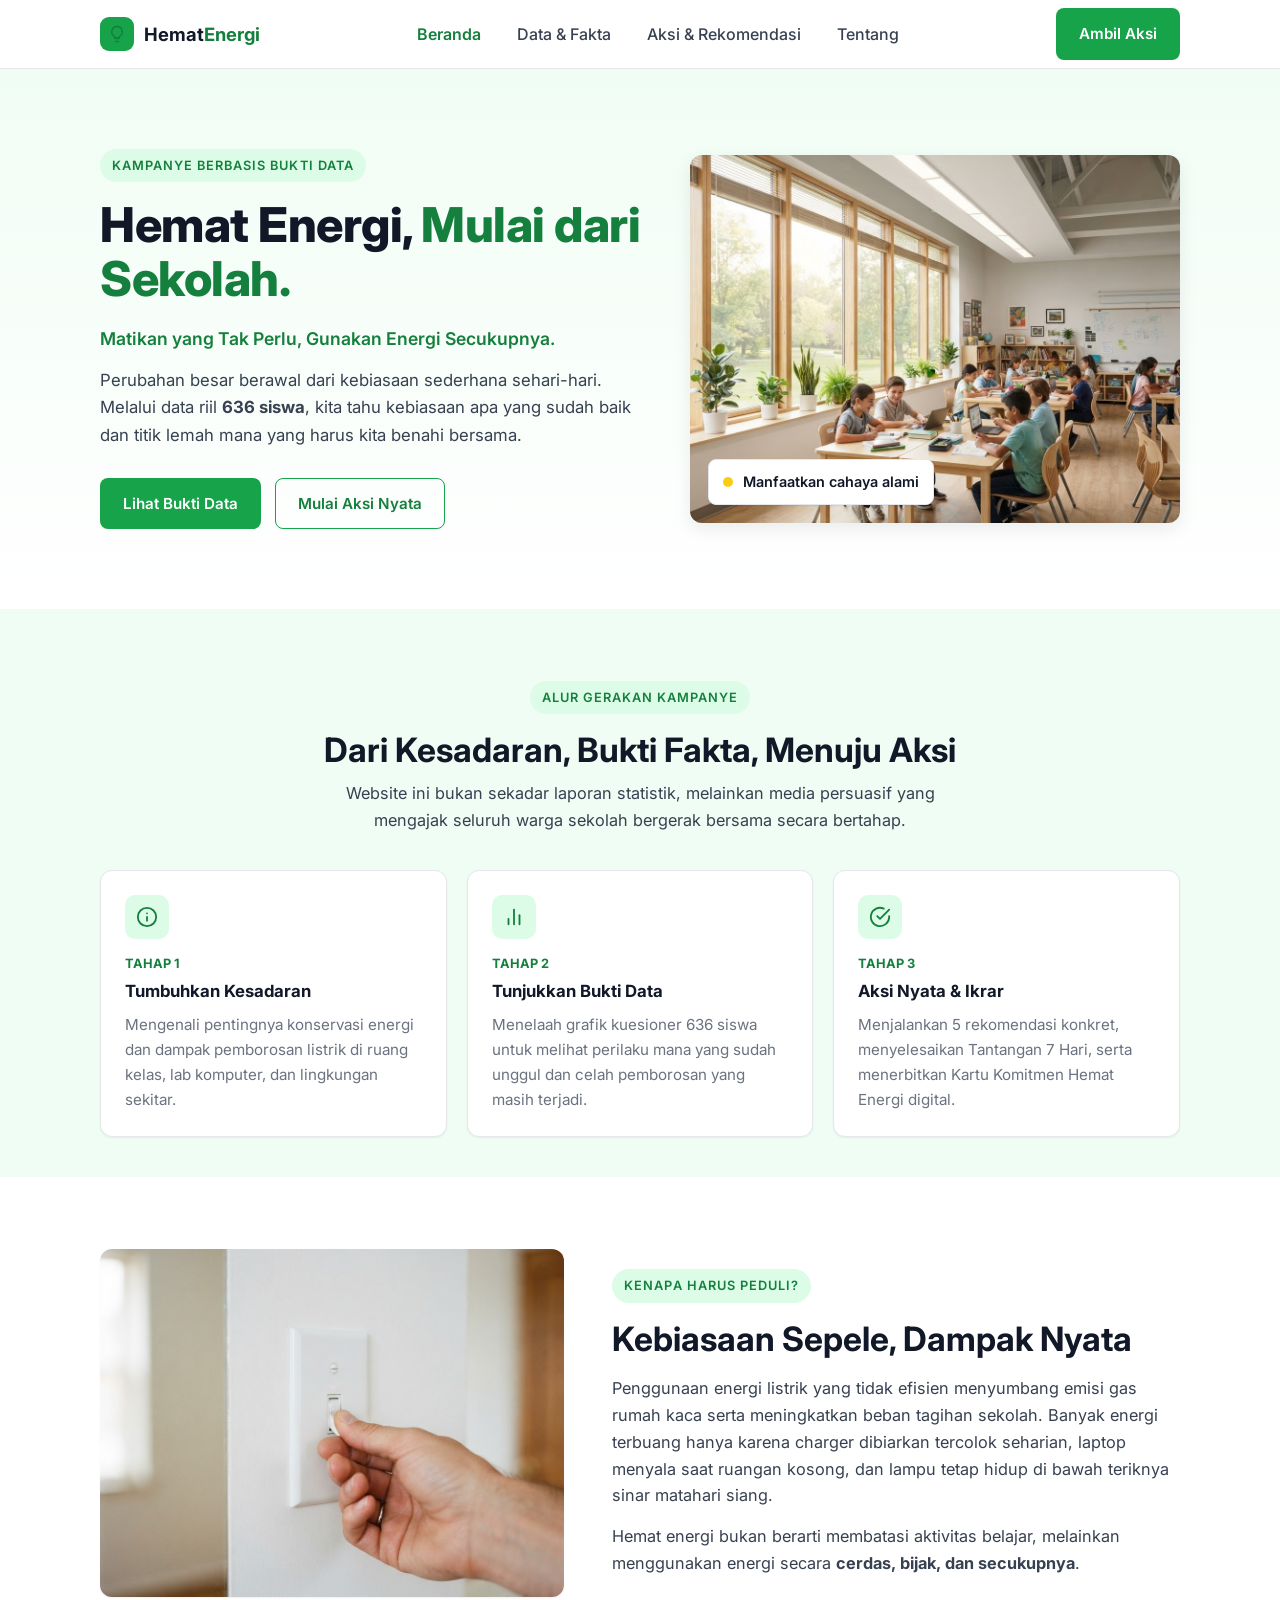
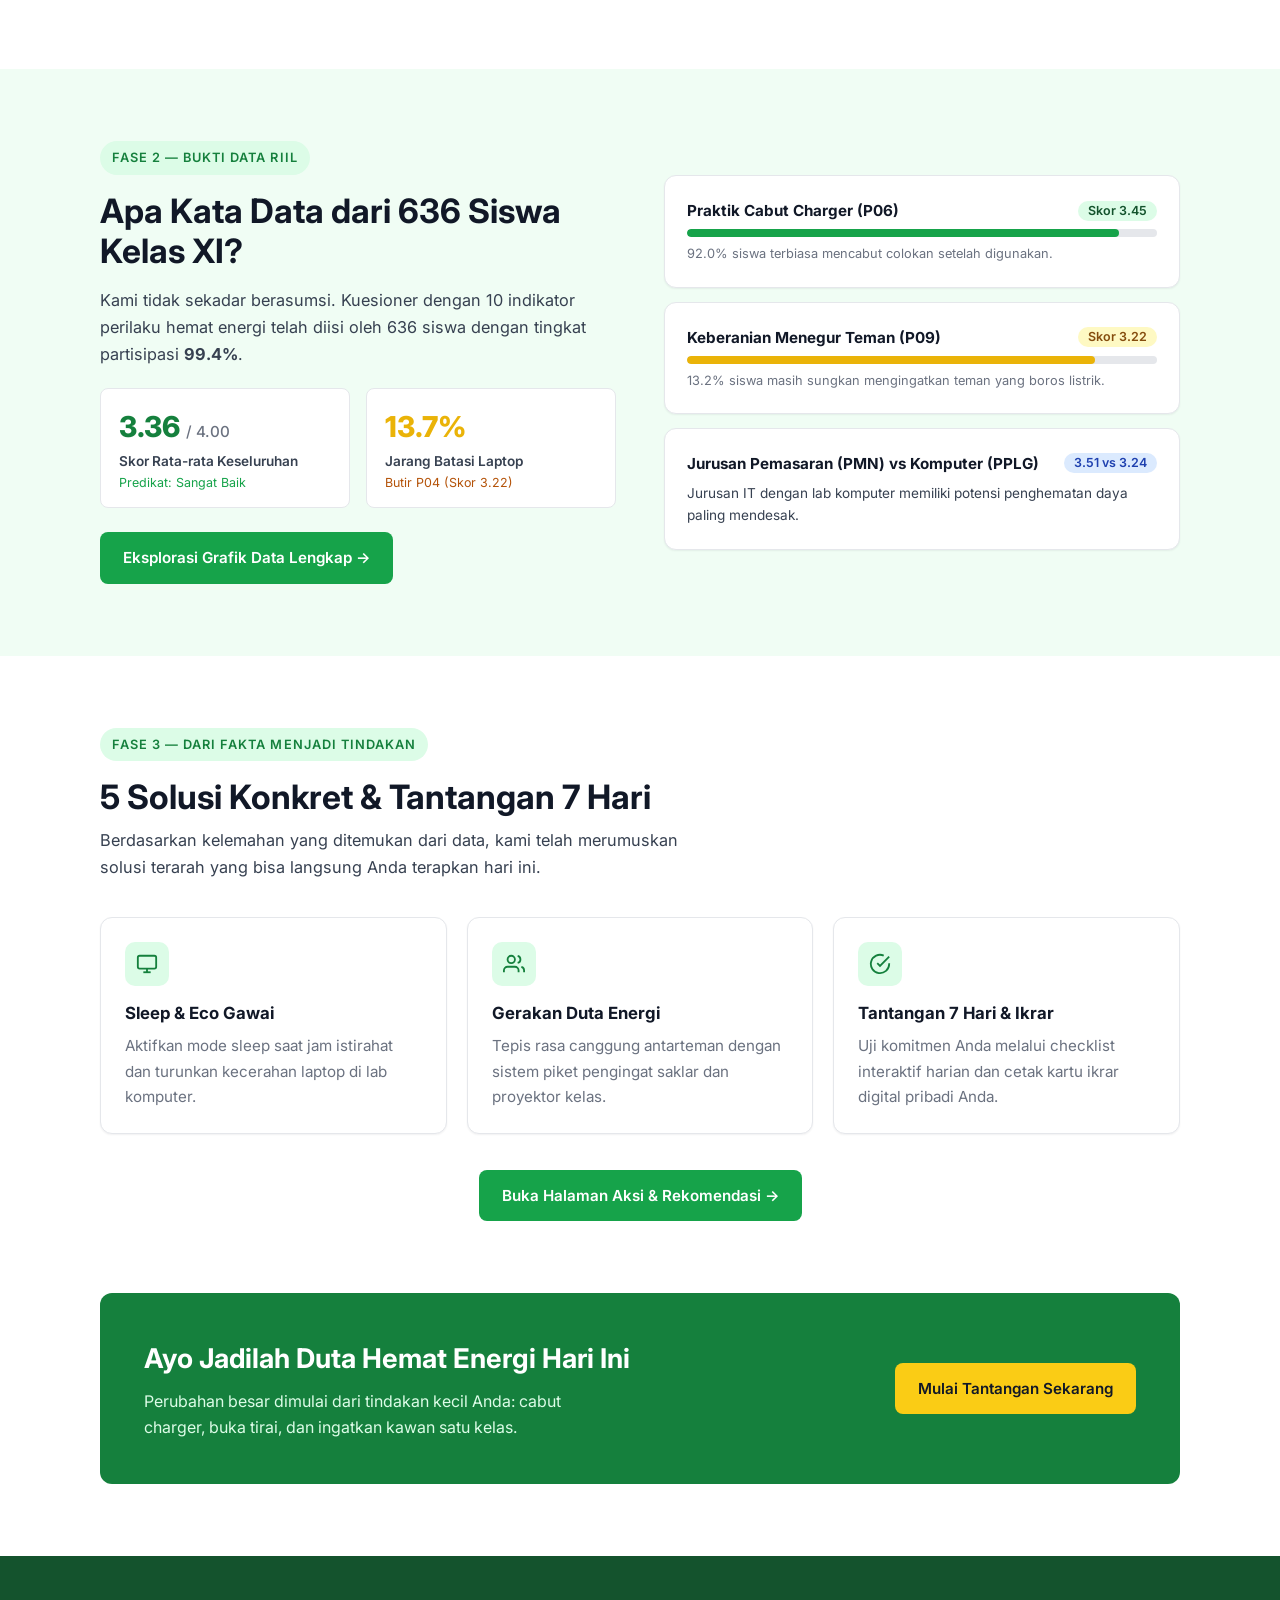
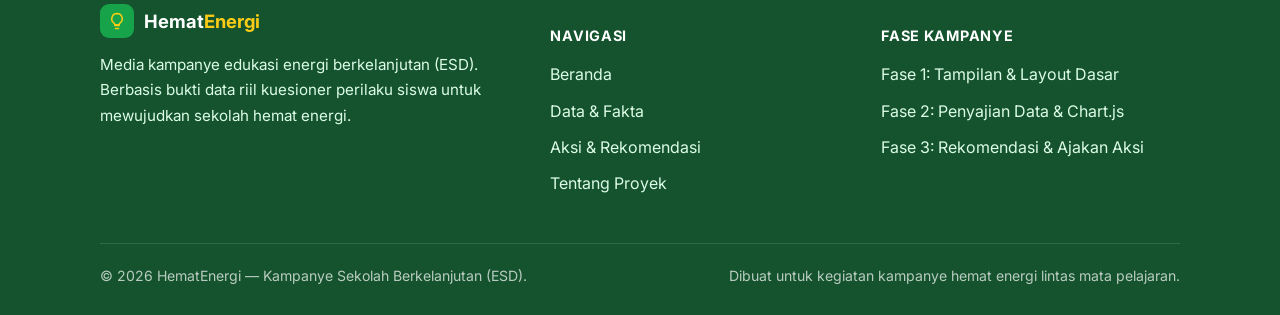
<file: index.html>
<!DOCTYPE html>
<html lang="id">
  <head>
    <meta charset="UTF-8" />
    <meta name="viewport" content="width=device-width, initial-scale=1.0" />
    <title>Hemat Energi, Selamatkan Bumi — Beranda</title>
    <meta
      name="description"
      content="Kampanye persuasif berbasis bukti data untuk mengajak seluruh warga sekolah membiasakan perilaku hemat energi. Matikan yang tak perlu, gunakan energi secukupnya."
    />
    <meta name="theme-color" content="#15803d" />
    <link rel="preconnect" href="https://fonts.googleapis.com" />
    <link rel="preconnect" href="https://fonts.gstatic.com" crossorigin />
    <link
      href="https://fonts.googleapis.com/css2?family=Inter:wght@400;500;600;700;800&display=swap"
      rel="stylesheet"
    />
    <link rel="stylesheet" href="css/style.css" />
  </head>
  <body>
    <!-- ===================== NAVBAR ===================== -->
    <header class="navbar">
      <div class="container navbar__inner">
        <a class="brand" href="index.html" aria-label="HematEnergi - Beranda">
          <span class="brand__mark" aria-hidden="true">
            <svg viewBox="0 0 24 24" fill="none" stroke="currentColor" stroke-width="2" stroke-linecap="round" stroke-linejoin="round">
              <path d="M9 18h6" />
              <path d="M10 22h4" />
              <path d="M12 2a7 7 0 0 0-4 12.7c.6.5 1 1.3 1 2.1V17h6v-.2c0-.8.4-1.6 1-2.1A7 7 0 0 0 12 2Z" />
            </svg>
          </span>
          <strong>Hemat<span>Energi</span></strong>
        </a>

        <nav aria-label="Navigasi utama">
          <ul class="nav-links" id="navLinks">
            <li><a href="index.html" class="is-active">Beranda</a></li>
            <li><a href="data.html">Data &amp; Fakta</a></li>
            <li><a href="aksi.html">Aksi &amp; Rekomendasi</a></li>
            <li><a href="tentang.html">Tentang</a></li>
          </ul>
        </nav>

        <div class="nav-actions">
          <a href="aksi.html" class="btn btn--primary">Ambil Aksi</a>
          <button
            class="nav-toggle"
            aria-label="Buka menu navigasi"
            aria-controls="navLinks"
            aria-expanded="false"
          >
            <span></span>
            <span></span>
            <span></span>
          </button>
        </div>
      </div>
    </header>

    <main>
      <!-- ===================== HERO ===================== -->
      <section class="hero">
        <div class="container hero__grid">
          <div class="hero__content reveal">
            <span class="eyebrow">Kampanye Berbasis Bukti Data</span>
            <h1 class="hero__title">
              Hemat Energi, <em>Mulai dari Sekolah.</em>
            </h1>
            <p class="hero__tagline">
              Matikan yang Tak Perlu, Gunakan Energi Secukupnya.
            </p>
            <p class="hero__desc">
              Perubahan besar berawal dari kebiasaan sederhana sehari-hari. 
              Melalui data riil <strong>636 siswa</strong>, kita tahu kebiasaan apa yang sudah baik 
              dan titik lemah mana yang harus kita benahi bersama.
            </p>
            <div class="hero__actions">
              <a href="data.html" class="btn btn--primary">Lihat Bukti Data</a>
              <a href="aksi.html" class="btn btn--ghost">Mulai Aksi Nyata</a>
            </div>
          </div>

          <div class="hero__media reveal">
            <img
              src="assets/hero.png"
              alt="Ruang kelas sekolah yang terang oleh cahaya matahari alami dengan lampu hemat energi"
            />
            <div class="hero__badge">
              <span class="dot" aria-hidden="true"></span>
              Manfaatkan cahaya alami
            </div>
          </div>
        </div>
      </section>

      <!-- ===================== ALUR KAMPANYE ===================== -->
      <section class="section section--muted" style="padding-bottom: 40px;">
        <div class="container">
          <div class="reveal" style="text-align: center; max-width: 68ch; margin-inline: auto; margin-bottom: 36px;">
            <span class="eyebrow">Alur Gerakan Kampanye</span>
            <h2 class="section-title">Dari Kesadaran, Bukti Fakta, Menuju Aksi</h2>
            <p class="section-text" style="margin-inline: auto; margin-top: 10px;">
              Website ini bukan sekadar laporan statistik, melainkan media persuasif yang mengajak 
              seluruh warga sekolah bergerak bersama secara bertahap.
            </p>
          </div>

          <div class="cards" style="margin-top: 0;">
            <article class="card reveal">
              <span class="card__icon" aria-hidden="true">
                <svg viewBox="0 0 24 24" fill="none" stroke="currentColor" stroke-width="2" stroke-linecap="round" stroke-linejoin="round">
                  <circle cx="12" cy="12" r="10" />
                  <path d="M12 16v-4" />
                  <path d="M12 8h.01" />
                </svg>
              </span>
              <div style="font-size: 0.8rem; font-weight: 700; color: var(--green-700); text-transform: uppercase;">Tahap 1</div>
              <h3 style="margin-top: 4px;">Tumbuhkan Kesadaran</h3>
              <p>
                Mengenali pentingnya konservasi energi dan dampak pemborosan listrik di ruang kelas, lab komputer, dan lingkungan sekitar.
              </p>
            </article>

            <article class="card reveal">
              <span class="card__icon" aria-hidden="true">
                <svg viewBox="0 0 24 24" fill="none" stroke="currentColor" stroke-width="2" stroke-linecap="round" stroke-linejoin="round">
                  <line x1="18" y1="20" x2="18" y2="10" />
                  <line x1="12" y1="20" x2="12" y2="4" />
                  <line x1="6" y1="20" x2="6" y2="14" />
                </svg>
              </span>
              <div style="font-size: 0.8rem; font-weight: 700; color: var(--green-700); text-transform: uppercase;">Tahap 2</div>
              <h3 style="margin-top: 4px;">Tunjukkan Bukti Data</h3>
              <p>
                Menelaah grafik kuesioner 636 siswa untuk melihat perilaku mana yang sudah unggul dan celah pemborosan yang masih terjadi.
              </p>
            </article>

            <article class="card reveal">
              <span class="card__icon" aria-hidden="true">
                <svg viewBox="0 0 24 24" fill="none" stroke="currentColor" stroke-width="2" stroke-linecap="round" stroke-linejoin="round">
                  <path d="M22 11.08V12a10 10 0 1 1-5.93-9.14" />
                  <polyline points="22 4 12 14.01 9 11.01" />
                </svg>
              </span>
              <div style="font-size: 0.8rem; font-weight: 700; color: var(--green-700); text-transform: uppercase;">Tahap 3</div>
              <h3 style="margin-top: 4px;">Aksi Nyata &amp; Ikrar</h3>
              <p>
                Menjalankan 5 rekomendasi konkret, menyelesaikan Tantangan 7 Hari, serta menerbitkan Kartu Komitmen Hemat Energi digital.
              </p>
            </article>
          </div>
        </div>
      </section>

      <!-- ===================== KENAPA HEMAT ENERGI ===================== -->
      <section class="section" id="kampanye">
        <div class="container info__grid">
          <div class="info__media reveal">
            <img
              src="assets/why.png"
              alt="Tangan mematikan saklar lampu di dinding saat ruangan tidak digunakan"
            />
          </div>
          <div class="info__body reveal">
            <span class="eyebrow">Kenapa Harus Peduli?</span>
            <h2 class="section-title">Kebiasaan Sepele, Dampak Nyata</h2>
            <p class="section-text" style="margin-bottom: 14px;">
              Penggunaan energi listrik yang tidak efisien menyumbang emisi gas rumah kaca 
              serta meningkatkan beban tagihan sekolah. Banyak energi terbuang hanya karena 
              charger dibiarkan tercolok seharian, laptop menyala saat ruangan kosong, 
              dan lampu tetap hidup di bawah teriknya sinar matahari siang.
            </p>
            <p class="section-text">
              Hemat energi bukan berarti membatasi aktivitas belajar, melainkan 
              menggunakan energi secara <strong>cerdas, bijak, dan secukupnya</strong>.
            </p>
          </div>
        </div>
      </section>

      <!-- ===================== TEASER FASE 2: DATA & FAKTA ===================== -->
      <section class="section section--muted">
        <div class="container">
          <div class="info__grid" style="grid-template-columns: 1fr 1fr;">
            <div class="info__body reveal">
              <span class="eyebrow">Fase 2 — Bukti Data Riil</span>
              <h2 class="section-title">Apa Kata Data dari 636 Siswa Kelas XI?</h2>
              <p class="section-text" style="margin-top: 12px; margin-bottom: 20px;">
                Kami tidak sekadar berasumsi. Kuesioner dengan 10 indikator perilaku hemat energi 
                telah diisi oleh 636 siswa dengan tingkat partisipasi <strong>99.4%</strong>.
              </p>

              <div style="display: flex; gap: 16px; margin-bottom: 24px; flex-wrap: wrap;">
                <div style="background-color: var(--white); border: 1px solid var(--line); border-radius: var(--radius-sm); padding: 14px 18px; flex: 1 1 180px;">
                  <div style="font-size: 1.8rem; font-weight: 800; color: var(--green-700);">3.36 <span style="font-size: 0.95rem; font-weight: 500; color: var(--ink-500);">/ 4.00</span></div>
                  <div style="font-size: 0.85rem; color: var(--ink-700); font-weight: 600;">Skor Rata-rata Keseluruhan</div>
                  <div style="font-size: 0.78rem; color: var(--green-600);">Predikat: Sangat Baik</div>
                </div>

                <div style="background-color: var(--white); border: 1px solid var(--line); border-radius: var(--radius-sm); padding: 14px 18px; flex: 1 1 180px;">
                  <div style="font-size: 1.8rem; font-weight: 800; color: var(--yellow-500);">13.7%</div>
                  <div style="font-size: 0.85rem; color: var(--ink-700); font-weight: 600;">Jarang Batasi Laptop</div>
                  <div style="font-size: 0.78rem; color: #b45309;">Butir P04 (Skor 3.22)</div>
                </div>
              </div>

              <a href="data.html" class="btn btn--primary">
                Eksplorasi Grafik Data Lengkap &rarr;
              </a>
            </div>

            <div class="reveal" style="display: flex; flex-direction: column; justify-content: center; gap: 14px;">
              <div style="background-color: var(--white); border: 1px solid var(--line); border-radius: var(--radius); padding: 22px; box-shadow: var(--shadow-sm);">
                <div style="display: flex; align-items: center; justify-content: space-between; margin-bottom: 6px;">
                  <strong style="font-size: 0.95rem;">Praktik Cabut Charger (P06)</strong>
                  <span class="badge badge--green">Skor 3.45</span>
                </div>
                <div style="width: 100%; height: 8px; background: var(--line); border-radius: 99px; overflow: hidden;">
                  <div style="width: 92%; height: 100%; background: var(--green-600); border-radius: 99px;"></div>
                </div>
                <div style="font-size: 0.8rem; color: var(--ink-500); margin-top: 6px;">92.0% siswa terbiasa mencabut colokan setelah digunakan.</div>
              </div>

              <div style="background-color: var(--white); border: 1px solid var(--line); border-radius: var(--radius); padding: 22px; box-shadow: var(--shadow-sm);">
                <div style="display: flex; align-items: center; justify-content: space-between; margin-bottom: 6px;">
                  <strong style="font-size: 0.95rem;">Keberanian Menegur Teman (P09)</strong>
                  <span class="badge badge--yellow">Skor 3.22</span>
                </div>
                <div style="width: 100%; height: 8px; background: var(--line); border-radius: 99px; overflow: hidden;">
                  <div style="width: 86.8%; height: 100%; background: var(--yellow-500); border-radius: 99px;"></div>
                </div>
                <div style="font-size: 0.8rem; color: var(--ink-500); margin-top: 6px;">13.2% siswa masih sungkan mengingatkan teman yang boros listrik.</div>
              </div>

              <div style="background-color: var(--white); border: 1px solid var(--line); border-radius: var(--radius); padding: 22px; box-shadow: var(--shadow-sm);">
                <div style="display: flex; align-items: center; justify-content: space-between; margin-bottom: 6px;">
                  <strong style="font-size: 0.95rem;">Jurusan Pemasaran (PMN) vs Komputer (PPLG)</strong>
                  <span class="badge badge--blue">3.51 vs 3.24</span>
                </div>
                <div style="font-size: 0.85rem; color: var(--ink-700); margin-top: 4px;">
                  Jurusan IT dengan lab komputer memiliki potensi penghematan daya paling mendesak.
                </div>
              </div>
            </div>
          </div>
        </div>
      </section>

      <!-- ===================== TEASER FASE 3: AKSI & REKOMENDASI ===================== -->
      <section class="section">
        <div class="container">
          <div class="reveal" style="max-width: 65ch; margin-bottom: 36px;">
            <span class="eyebrow">Fase 3 — Dari Fakta Menjadi Tindakan</span>
            <h2 class="section-title">5 Solusi Konkret &amp; Tantangan 7 Hari</h2>
            <p class="section-text" style="margin-top: 10px;">
              Berdasarkan kelemahan yang ditemukan dari data, kami telah merumuskan solusi terarah 
              yang bisa langsung Anda terapkan hari ini.
            </p>
          </div>

          <div class="cards" style="margin-top: 0;">
            <article class="card reveal">
              <span class="card__icon" aria-hidden="true">
                <svg viewBox="0 0 24 24" fill="none" stroke="currentColor" stroke-width="2"><rect x="2" y="3" width="20" height="14" rx="2"/><line x1="8" y1="21" x2="16" y2="21"/><line x1="12" y1="17" x2="12" y2="21"/></svg>
              </span>
              <h3>Sleep &amp; Eco Gawai</h3>
              <p>
                Aktifkan mode sleep saat jam istirahat dan turunkan kecerahan laptop di lab komputer.
              </p>
            </article>

            <article class="card reveal">
              <span class="card__icon" aria-hidden="true">
                <svg viewBox="0 0 24 24" fill="none" stroke="currentColor" stroke-width="2"><path d="M17 21v-2a4 4 0 0 0-4-4H5a4 4 0 0 0-4 4v2"/><circle cx="9" cy="7" r="4"/><path d="M23 21v-2a4 4 0 0 0-3-3.87"/><path d="M16 3.13a4 4 0 0 1 0 7.75"/></svg>
              </span>
              <h3>Gerakan Duta Energi</h3>
              <p>
                Tepis rasa canggung antarteman dengan sistem piket pengingat saklar dan proyektor kelas.
              </p>
            </article>

            <article class="card reveal">
              <span class="card__icon" aria-hidden="true">
                <svg viewBox="0 0 24 24" fill="none" stroke="currentColor" stroke-width="2"><path d="M22 11.08V12a10 10 0 1 1-5.93-9.14"/><polyline points="22 4 12 14.01 9 11.01"/></svg>
              </span>
              <h3>Tantangan 7 Hari &amp; Ikrar</h3>
              <p>
                Uji komitmen Anda melalui checklist interaktif harian dan cetak kartu ikrar digital pribadi Anda.
              </p>
            </article>
          </div>

          <div style="text-align: center; margin-top: 36px;" class="reveal">
            <a href="aksi.html" class="btn btn--primary">
              Buka Halaman Aksi &amp; Rekomendasi &rarr;
            </a>
          </div>
        </div>
      </section>

      <!-- ===================== CTA AKHIR ===================== -->
      <section class="section" style="padding-top: 0;">
        <div class="container">
          <div class="cta reveal">
            <div>
              <h2>Ayo Jadilah Duta Hemat Energi Hari Ini</h2>
              <p>
                Perubahan besar dimulai dari tindakan kecil Anda: cabut charger, buka tirai, 
                dan ingatkan kawan satu kelas.
              </p>
            </div>
            <a href="aksi.html#tantangan" class="btn btn--accent">Mulai Tantangan Sekarang</a>
          </div>
        </div>
      </section>
    </main>

    <!-- ===================== FOOTER ===================== -->
    <footer class="footer">
      <div class="container">
        <div class="footer__grid">
          <div>
            <a class="brand" href="index.html">
              <span class="brand__mark" aria-hidden="true">
                <svg viewBox="0 0 24 24" fill="none" stroke="currentColor" stroke-width="2" stroke-linecap="round" stroke-linejoin="round">
                  <path d="M9 18h6" /><path d="M10 22h4" />
                  <path d="M12 2a7 7 0 0 0-4 12.7c.6.5 1 1.3 1 2.1V17h6v-.2c0-.8.4-1.6 1-2.1A7 7 0 0 0 12 2Z" />
                </svg>
              </span>
              <strong>Hemat<span>Energi</span></strong>
            </a>
            <p class="footer__about">
              Media kampanye edukasi energi berkelanjutan (ESD). Berbasis bukti data riil 
              kuesioner perilaku siswa untuk mewujudkan sekolah hemat energi.
            </p>
          </div>

          <div>
            <h4>Navigasi</h4>
            <ul>
              <li><a href="index.html">Beranda</a></li>
              <li><a href="data.html">Data &amp; Fakta</a></li>
              <li><a href="aksi.html">Aksi &amp; Rekomendasi</a></li>
              <li><a href="tentang.html">Tentang Proyek</a></li>
            </ul>
          </div>

          <div>
            <h4>Fase Kampanye</h4>
            <ul>
              <li>Fase 1: Tampilan &amp; Layout Dasar</li>
              <li>Fase 2: Penyajian Data &amp; Chart.js</li>
              <li>Fase 3: Rekomendasi &amp; Ajakan Aksi</li>
            </ul>
          </div>
        </div>

        <div class="footer__bottom">
          <span>&copy; <span data-year>2026</span> HematEnergi — Kampanye Sekolah Berkelanjutan (ESD).</span>
          <span>Dibuat untuk kegiatan kampanye hemat energi lintas mata pelajaran.</span>
        </div>
      </div>
    </footer>

    <script src="js/script.js"></script>
  </body>
</html>
</file>
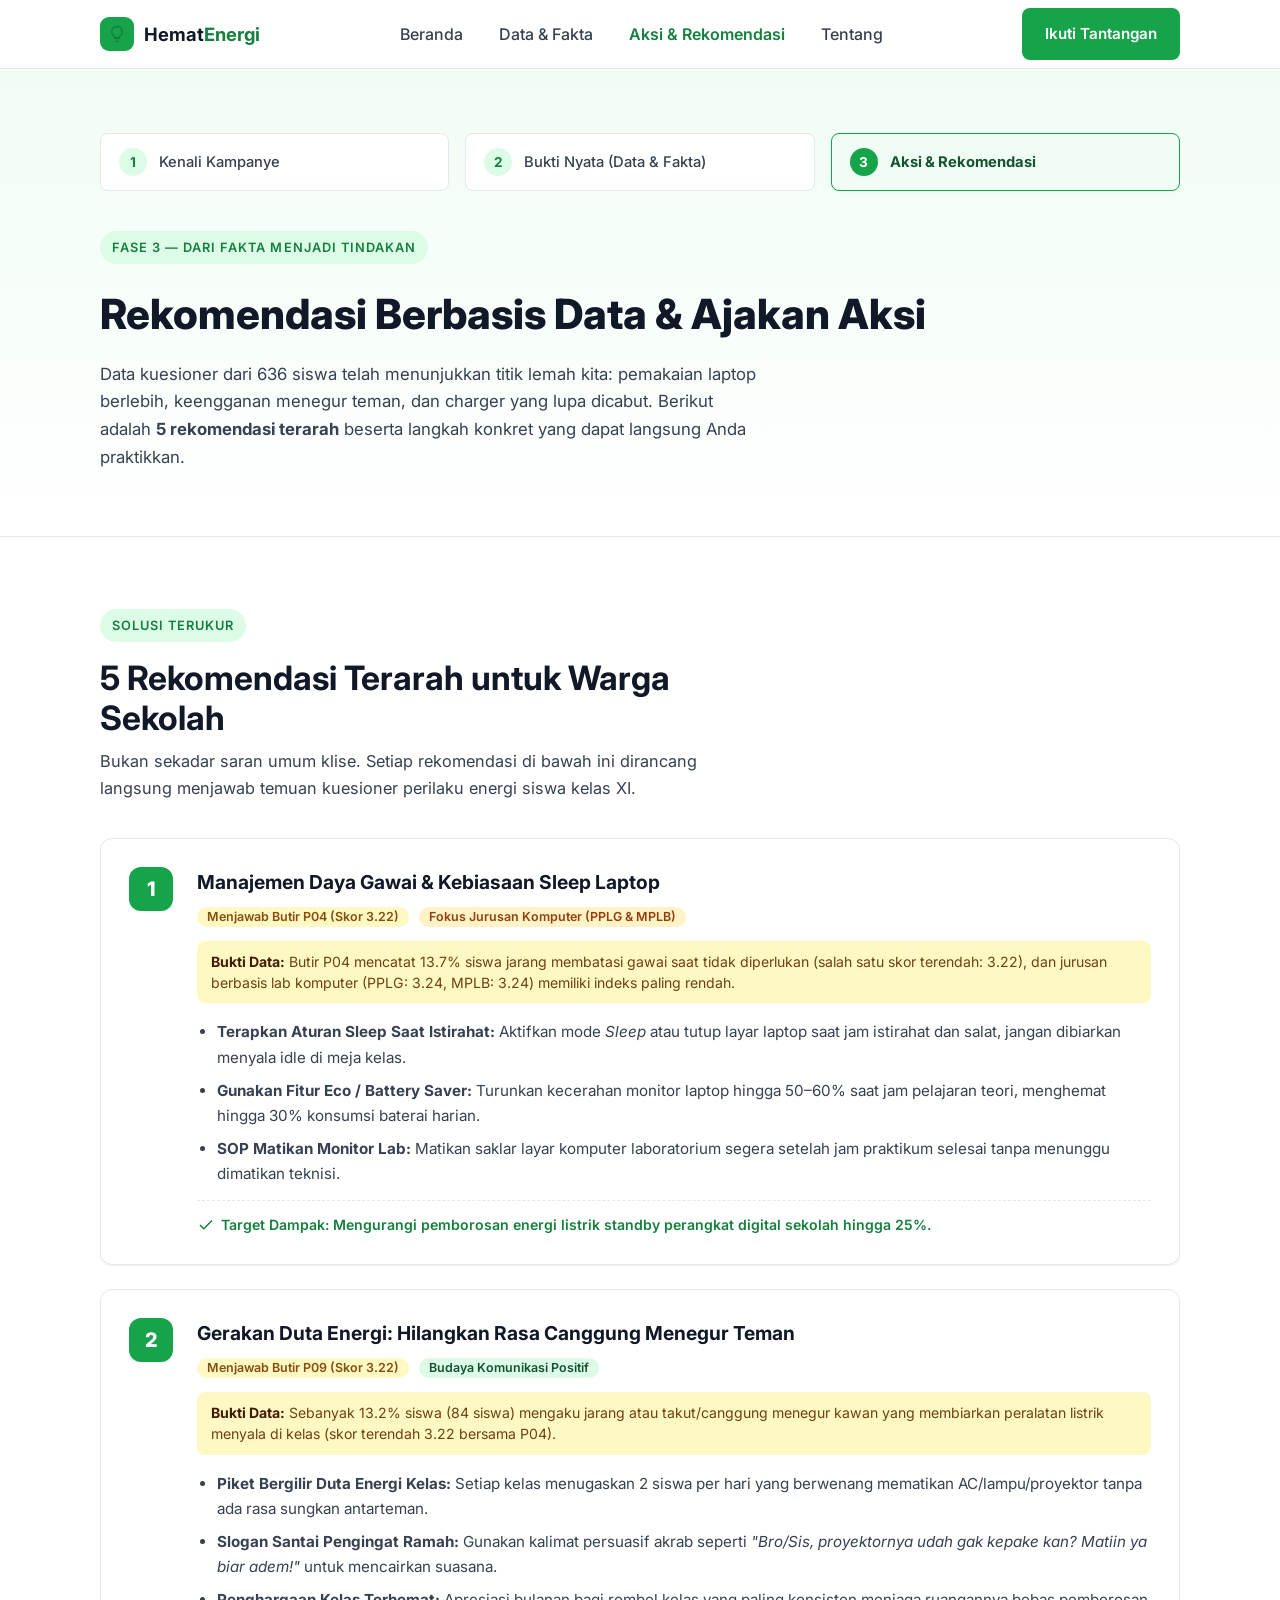
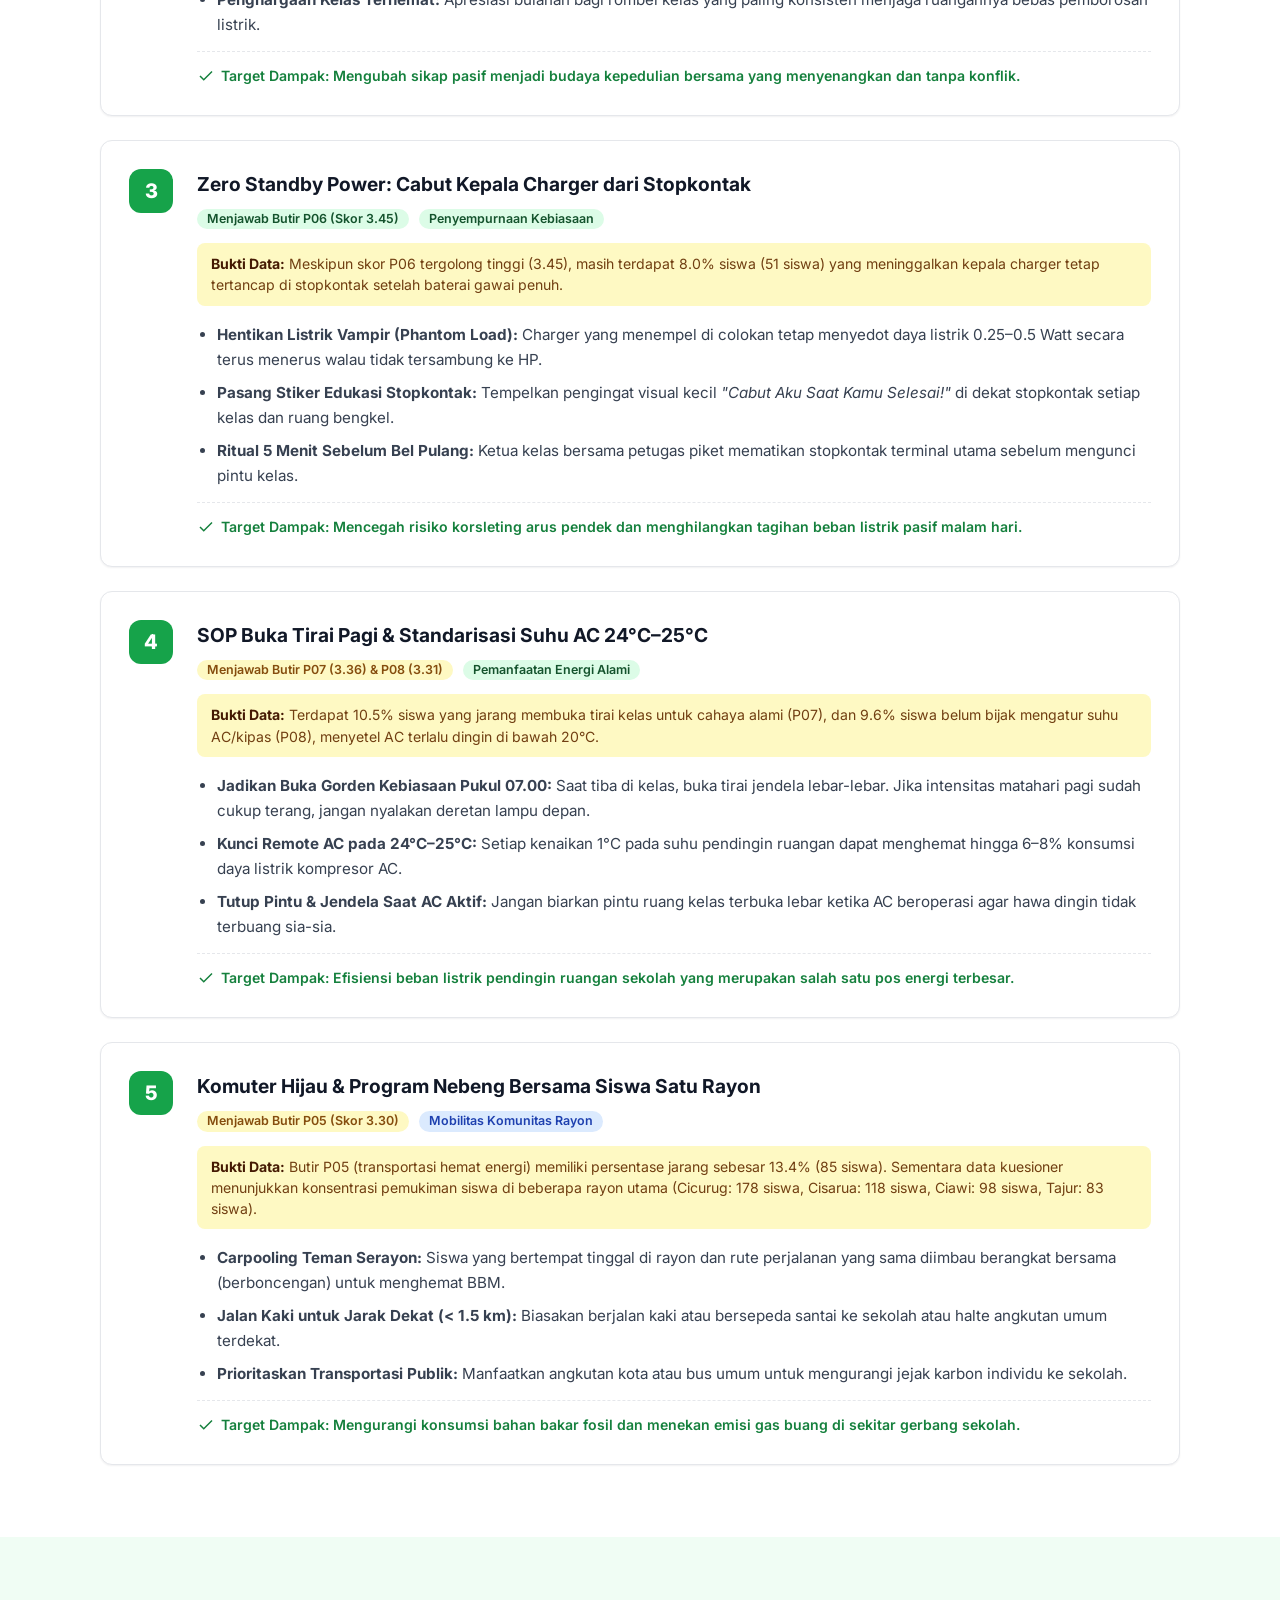
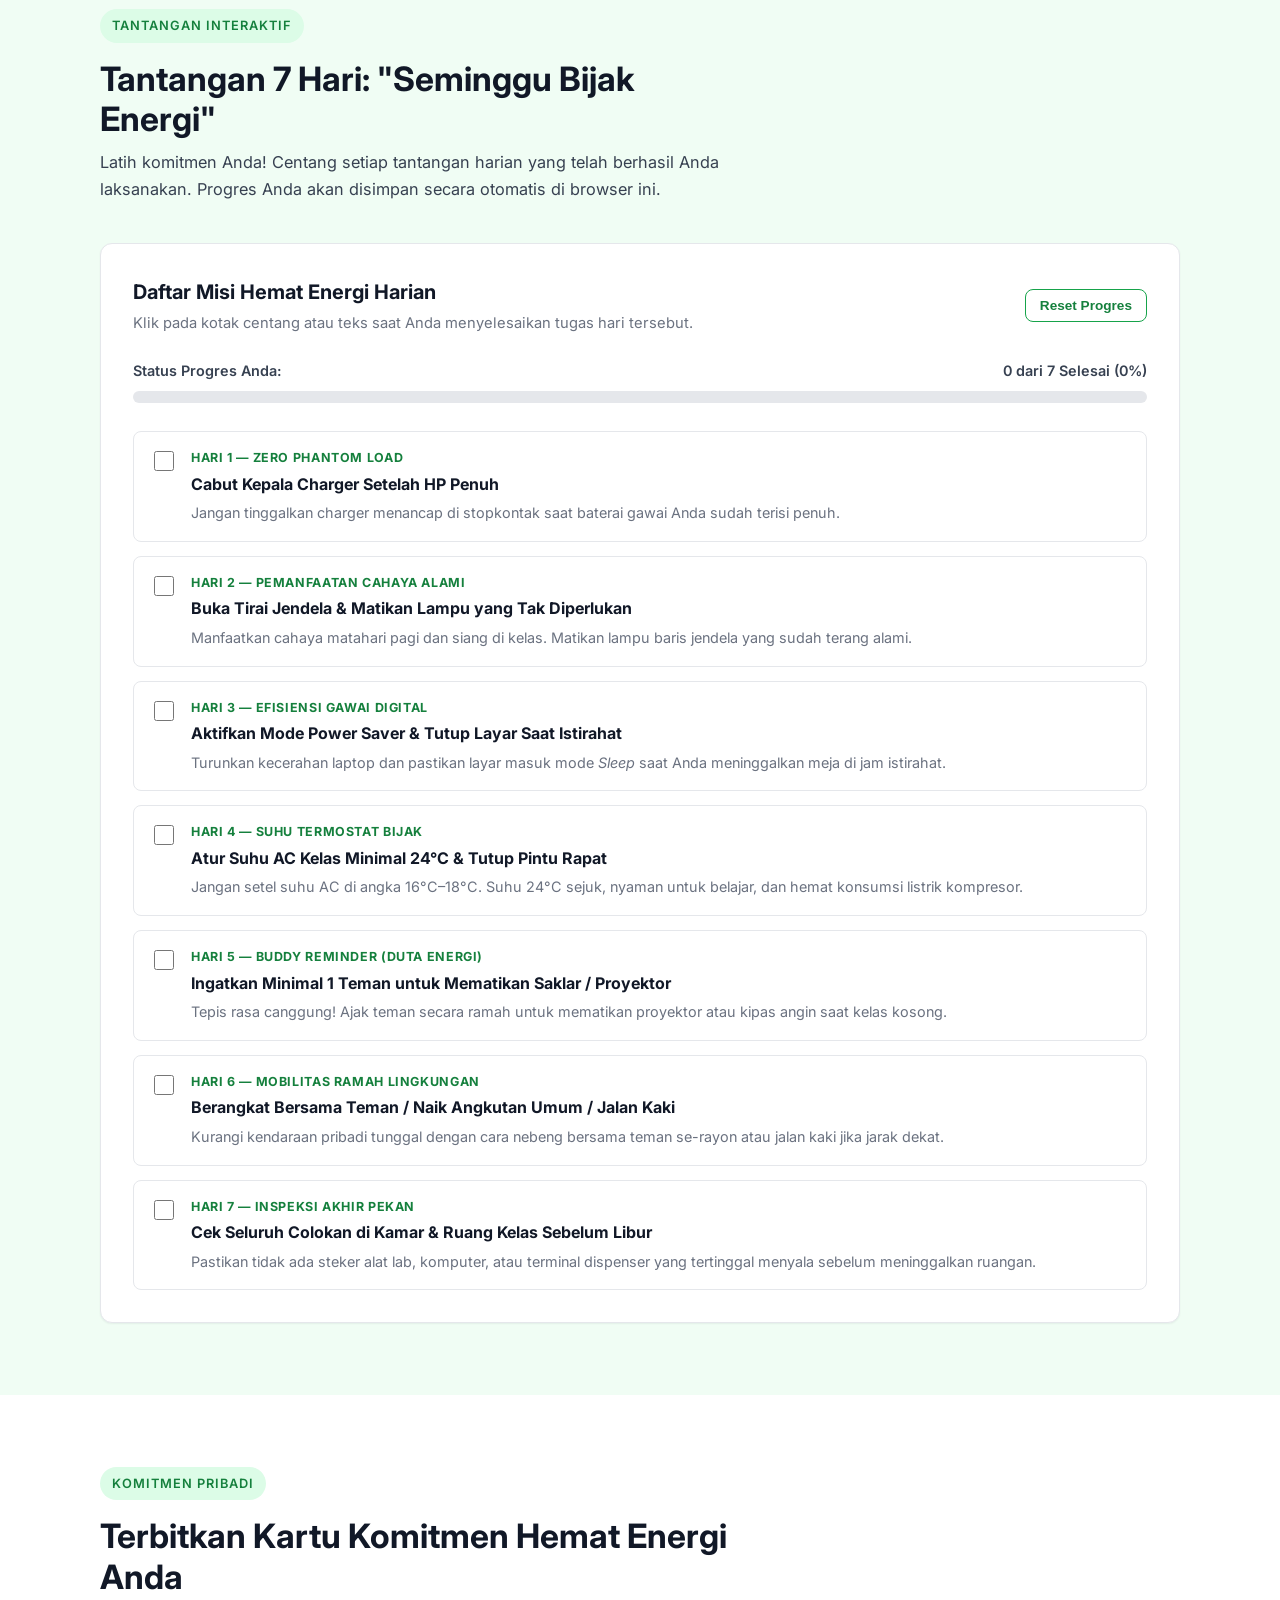
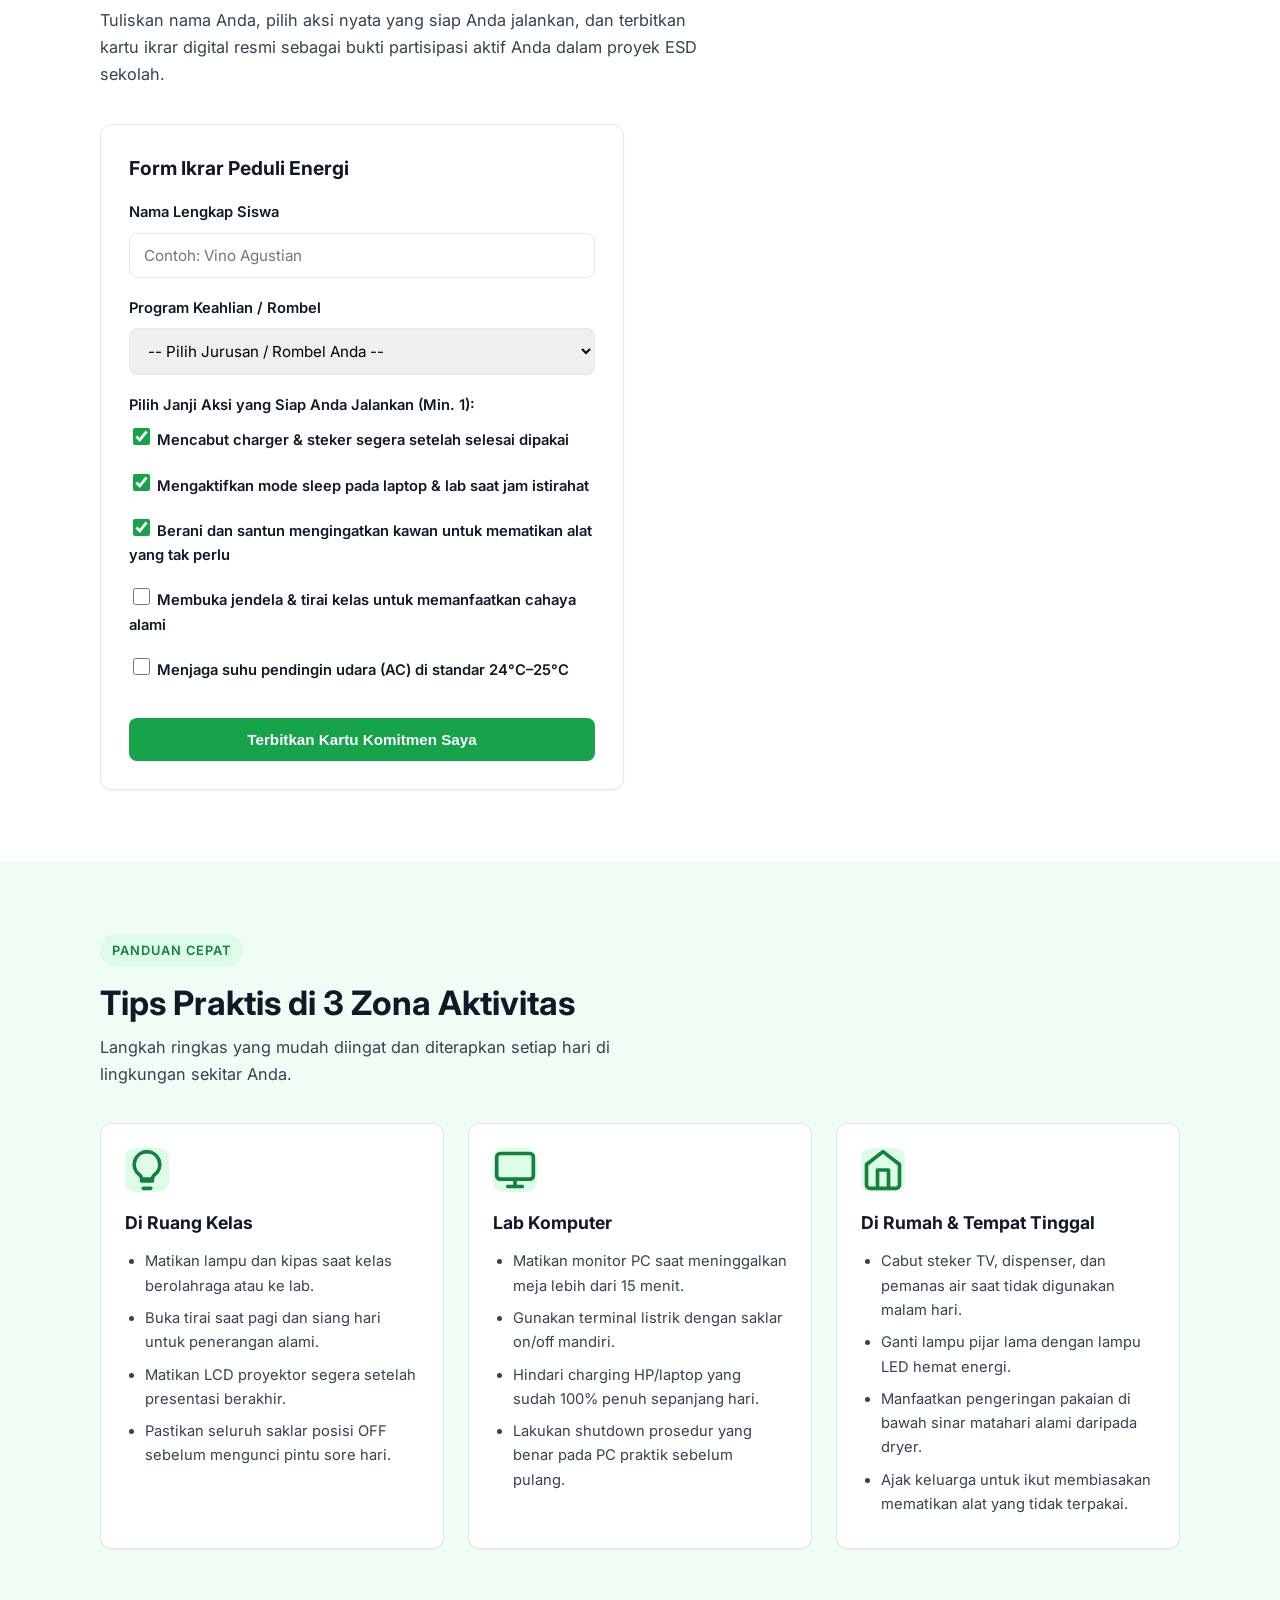
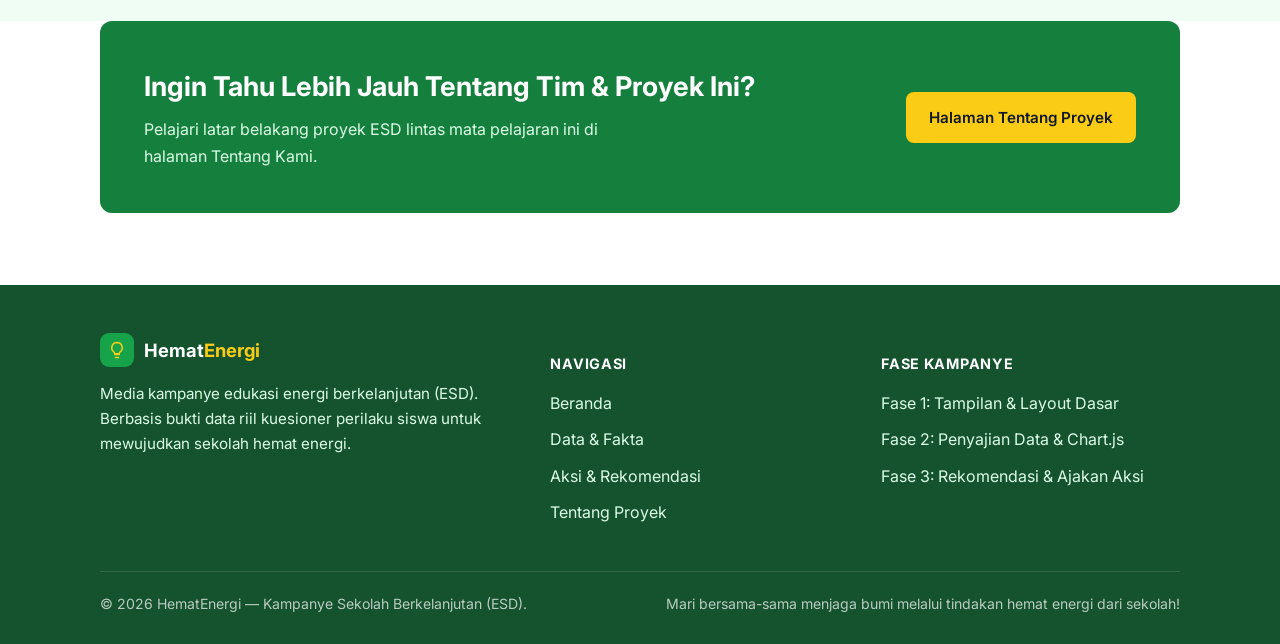
<file: aksi.html>
<!DOCTYPE html>
<html lang="id">
  <head>
    <meta charset="UTF-8" />
    <meta name="viewport" content="width=device-width, initial-scale=1.0" />
    <title>Aksi &amp; Rekomendasi — Hemat Energi, Selamatkan Bumi</title>
    <meta
      name="description"
      content="5 Rekomendasi konkret berbasis data kuesioner dan ajakan aksi nyata hemat energi untuk seluruh warga sekolah. Dilengkapi tantangan interaktif 7 hari."
    />
    <meta name="theme-color" content="#15803d" />
    <link rel="preconnect" href="https://fonts.googleapis.com" />
    <link rel="preconnect" href="https://fonts.gstatic.com" crossorigin />
    <link
      href="https://fonts.googleapis.com/css2?family=Inter:wght@400;500;600;700;800&display=swap"
      rel="stylesheet"
    />
    <link rel="stylesheet" href="css/style.css" />
  </head>
  <body>
    <!-- ===================== NAVBAR ===================== -->
    <header class="navbar">
      <div class="container navbar__inner">
        <a class="brand" href="index.html" aria-label="HematEnergi - Beranda">
          <span class="brand__mark" aria-hidden="true">
            <svg viewBox="0 0 24 24" fill="none" stroke="currentColor" stroke-width="2" stroke-linecap="round" stroke-linejoin="round">
              <path d="M9 18h6" />
              <path d="M10 22h4" />
              <path d="M12 2a7 7 0 0 0-4 12.7c.6.5 1 1.3 1 2.1V17h6v-.2c0-.8.4-1.6 1-2.1A7 7 0 0 0 12 2Z" />
            </svg>
          </span>
          <strong>Hemat<span>Energi</span></strong>
        </a>

        <nav aria-label="Navigasi utama">
          <ul class="nav-links" id="navLinks">
            <li><a href="index.html">Beranda</a></li>
            <li><a href="data.html">Data &amp; Fakta</a></li>
            <li><a href="aksi.html" class="is-active">Aksi &amp; Rekomendasi</a></li>
            <li><a href="tentang.html">Tentang</a></li>
          </ul>
        </nav>

        <div class="nav-actions">
          <a href="#tantangan" class="btn btn--primary">Ikuti Tantangan</a>
          <button
            class="nav-toggle"
            aria-label="Buka menu navigasi"
            aria-controls="navLinks"
            aria-expanded="false"
          >
            <span></span>
            <span></span>
            <span></span>
          </button>
        </div>
      </div>
    </header>

    <main>
      <!-- ===================== PAGE HEADER ===================== -->
      <section class="page-header">
        <div class="container reveal">
          <div class="campaign-flow">
            <div class="flow-step">
              <span class="flow-step__num">1</span>
              <span>Kenali Kampanye</span>
            </div>
            <div class="flow-step">
              <span class="flow-step__num">2</span>
              <span>Bukti Nyata (Data &amp; Fakta)</span>
            </div>
            <div class="flow-step is-current">
              <span class="flow-step__num">3</span>
              <span>Aksi &amp; Rekomendasi</span>
            </div>
          </div>

          <span class="eyebrow">Fase 3 — Dari Fakta Menjadi Tindakan</span>
          <h1>Rekomendasi Berbasis Data &amp; Ajakan Aksi</h1>
          <p>
            Data kuesioner dari 636 siswa telah menunjukkan titik lemah kita: pemakaian laptop berlebih, 
            keengganan menegur teman, dan charger yang lupa dicabut. Berikut adalah 
            <strong>5 rekomendasi terarah</strong> beserta langkah konkret yang dapat langsung Anda praktikkan.
          </p>
        </div>
      </section>

      <!-- ===================== 5 REKOMENDASI KONKRET ===================== -->
      <section class="section">
        <div class="container">
          <div class="reveal" style="max-width: 65ch;">
            <span class="eyebrow">Solusi Terukur</span>
            <h2 class="section-title">5 Rekomendasi Terarah untuk Warga Sekolah</h2>
            <p class="section-text" style="margin-top: 10px;">
              Bukan sekadar saran umum klise. Setiap rekomendasi di bawah ini dirancang langsung 
              menjawab temuan kuesioner perilaku energi siswa kelas XI.
            </p>
          </div>

          <div class="rec-list">
            <!-- Rekomendasi 1 -->
            <article class="rec-card reveal">
              <div class="rec-card__num">1</div>
              <div class="rec-card__content">
                <h3>Manajemen Daya Gawai &amp; Kebiasaan Sleep Laptop</h3>
                <div class="rec-card__meta">
                  <span class="badge badge--yellow">Menjawab Butir P04 (Skor 3.22)</span>
                  <span class="badge badge--amber">Fokus Jurusan Komputer (PPLG &amp; MPLB)</span>
                </div>
                <div class="rec-card__data-evidence">
                  <strong>Bukti Data:</strong> Butir P04 mencatat 13.7% siswa jarang membatasi gawai saat tidak diperlukan (salah satu skor terendah: 3.22), dan jurusan berbasis lab komputer (PPLG: 3.24, MPLB: 3.24) memiliki indeks paling rendah.
                </div>
                <ul class="rec-card__actions">
                  <li><strong>Terapkan Aturan Sleep Saat Istirahat:</strong> Aktifkan mode <em>Sleep</em> atau tutup layar laptop saat jam istirahat dan salat, jangan dibiarkan menyala idle di meja kelas.</li>
                  <li><strong>Gunakan Fitur Eco / Battery Saver:</strong> Turunkan kecerahan monitor laptop hingga 50–60% saat jam pelajaran teori, menghemat hingga 30% konsumsi baterai harian.</li>
                  <li><strong>SOP Matikan Monitor Lab:</strong> Matikan saklar layar komputer laboratorium segera setelah jam praktikum selesai tanpa menunggu dimatikan teknisi.</li>
                </ul>
                <div class="rec-card__impact">
                  <svg width="18" height="18" viewBox="0 0 24 24" fill="none" stroke="currentColor" stroke-width="2"><polyline points="20 6 9 17 4 12"/></svg>
                  Target Dampak: Mengurangi pemborosan energi listrik standby perangkat digital sekolah hingga 25%.
                </div>
              </div>
            </article>

            <!-- Rekomendasi 2 -->
            <article class="rec-card reveal">
              <div class="rec-card__num">2</div>
              <div class="rec-card__content">
                <h3>Gerakan Duta Energi: Hilangkan Rasa Canggung Menegur Teman</h3>
                <div class="rec-card__meta">
                  <span class="badge badge--yellow">Menjawab Butir P09 (Skor 3.22)</span>
                  <span class="badge badge--green">Budaya Komunikasi Positif</span>
                </div>
                <div class="rec-card__data-evidence">
                  <strong>Bukti Data:</strong> Sebanyak 13.2% siswa (84 siswa) mengaku jarang atau takut/canggung menegur kawan yang membiarkan peralatan listrik menyala di kelas (skor terendah 3.22 bersama P04).
                </div>
                <ul class="rec-card__actions">
                  <li><strong>Piket Bergilir Duta Energi Kelas:</strong> Setiap kelas menugaskan 2 siswa per hari yang berwenang mematikan AC/lampu/proyektor tanpa ada rasa sungkan antarteman.</li>
                  <li><strong>Slogan Santai Pengingat Ramah:</strong> Gunakan kalimat persuasif akrab seperti <em>"Bro/Sis, proyektornya udah gak kepake kan? Matiin ya biar adem!"</em> untuk mencairkan suasana.</li>
                  <li><strong>Penghargaan Kelas Terhemat:</strong> Apresiasi bulanan bagi rombel kelas yang paling konsisten menjaga ruangannya bebas pemborosan listrik.</li>
                </ul>
                <div class="rec-card__impact">
                  <svg width="18" height="18" viewBox="0 0 24 24" fill="none" stroke="currentColor" stroke-width="2"><polyline points="20 6 9 17 4 12"/></svg>
                  Target Dampak: Mengubah sikap pasif menjadi budaya kepedulian bersama yang menyenangkan dan tanpa konflik.
                </div>
              </div>
            </article>

            <!-- Rekomendasi 3 -->
            <article class="rec-card reveal">
              <div class="rec-card__num">3</div>
              <div class="rec-card__content">
                <h3>Zero Standby Power: Cabut Kepala Charger dari Stopkontak</h3>
                <div class="rec-card__meta">
                  <span class="badge badge--green">Menjawab Butir P06 (Skor 3.45)</span>
                  <span class="badge badge--green">Penyempurnaan Kebiasaan</span>
                </div>
                <div class="rec-card__data-evidence">
                  <strong>Bukti Data:</strong> Meskipun skor P06 tergolong tinggi (3.45), masih terdapat 8.0% siswa (51 siswa) yang meninggalkan kepala charger tetap tertancap di stopkontak setelah baterai gawai penuh.
                </div>
                <ul class="rec-card__actions">
                  <li><strong>Hentikan Listrik Vampir (Phantom Load):</strong> Charger yang menempel di colokan tetap menyedot daya listrik 0.25–0.5 Watt secara terus menerus walau tidak tersambung ke HP.</li>
                  <li><strong>Pasang Stiker Edukasi Stopkontak:</strong> Tempelkan pengingat visual kecil <em>"Cabut Aku Saat Kamu Selesai!"</em> di dekat stopkontak setiap kelas dan ruang bengkel.</li>
                  <li><strong>Ritual 5 Menit Sebelum Bel Pulang:</strong> Ketua kelas bersama petugas piket mematikan stopkontak terminal utama sebelum mengunci pintu kelas.</li>
                </ul>
                <div class="rec-card__impact">
                  <svg width="18" height="18" viewBox="0 0 24 24" fill="none" stroke="currentColor" stroke-width="2"><polyline points="20 6 9 17 4 12"/></svg>
                  Target Dampak: Mencegah risiko korsleting arus pendek dan menghilangkan tagihan beban listrik pasif malam hari.
                </div>
              </div>
            </article>

            <!-- Rekomendasi 4 -->
            <article class="rec-card reveal">
              <div class="rec-card__num">4</div>
              <div class="rec-card__content">
                <h3>SOP Buka Tirai Pagi &amp; Standarisasi Suhu AC 24°C–25°C</h3>
                <div class="rec-card__meta">
                  <span class="badge badge--yellow">Menjawab Butir P07 (3.36) &amp; P08 (3.31)</span>
                  <span class="badge badge--green">Pemanfaatan Energi Alami</span>
                </div>
                <div class="rec-card__data-evidence">
                  <strong>Bukti Data:</strong> Terdapat 10.5% siswa yang jarang membuka tirai kelas untuk cahaya alami (P07), dan 9.6% siswa belum bijak mengatur suhu AC/kipas (P08), menyetel AC terlalu dingin di bawah 20°C.
                </div>
                <ul class="rec-card__actions">
                  <li><strong>Jadikan Buka Gorden Kebiasaan Pukul 07.00:</strong> Saat tiba di kelas, buka tirai jendela lebar-lebar. Jika intensitas matahari pagi sudah cukup terang, jangan nyalakan deretan lampu depan.</li>
                  <li><strong>Kunci Remote AC pada 24°C–25°C:</strong> Setiap kenaikan 1°C pada suhu pendingin ruangan dapat menghemat hingga 6–8% konsumsi daya listrik kompresor AC.</li>
                  <li><strong>Tutup Pintu &amp; Jendela Saat AC Aktif:</strong> Jangan biarkan pintu ruang kelas terbuka lebar ketika AC beroperasi agar hawa dingin tidak terbuang sia-sia.</li>
                </ul>
                <div class="rec-card__impact">
                  <svg width="18" height="18" viewBox="0 0 24 24" fill="none" stroke="currentColor" stroke-width="2"><polyline points="20 6 9 17 4 12"/></svg>
                  Target Dampak: Efisiensi beban listrik pendingin ruangan sekolah yang merupakan salah satu pos energi terbesar.
                </div>
              </div>
            </article>

            <!-- Rekomendasi 5 -->
            <article class="rec-card reveal">
              <div class="rec-card__num">5</div>
              <div class="rec-card__content">
                <h3>Komuter Hijau &amp; Program Nebeng Bersama Siswa Satu Rayon</h3>
                <div class="rec-card__meta">
                  <span class="badge badge--yellow">Menjawab Butir P05 (Skor 3.30)</span>
                  <span class="badge badge--blue">Mobilitas Komunitas Rayon</span>
                </div>
                <div class="rec-card__data-evidence">
                  <strong>Bukti Data:</strong> Butir P05 (transportasi hemat energi) memiliki persentase jarang sebesar 13.4% (85 siswa). Sementara data kuesioner menunjukkan konsentrasi pemukiman siswa di beberapa rayon utama (Cicurug: 178 siswa, Cisarua: 118 siswa, Ciawi: 98 siswa, Tajur: 83 siswa).
                </div>
                <ul class="rec-card__actions">
                  <li><strong>Carpooling Teman Serayon:</strong> Siswa yang bertempat tinggal di rayon dan rute perjalanan yang sama diimbau berangkat bersama (berboncengan) untuk menghemat BBM.</li>
                  <li><strong>Jalan Kaki untuk Jarak Dekat (&lt; 1.5 km):</strong> Biasakan berjalan kaki atau bersepeda santai ke sekolah atau halte angkutan umum terdekat.</li>
                  <li><strong>Prioritaskan Transportasi Publik:</strong> Manfaatkan angkutan kota atau bus umum untuk mengurangi jejak karbon individu ke sekolah.</li>
                </ul>
                <div class="rec-card__impact">
                  <svg width="18" height="18" viewBox="0 0 24 24" fill="none" stroke="currentColor" stroke-width="2"><polyline points="20 6 9 17 4 12"/></svg>
                  Target Dampak: Mengurangi konsumsi bahan bakar fosil dan menekan emisi gas buang di sekitar gerbang sekolah.
                </div>
              </div>
            </article>
          </div>
        </div>
      </section>

      <!-- ===================== AJAKAN BERTINDAK 1: TANTANGAN 7 HARI ===================== -->
      <section class="section section--muted" id="tantangan">
        <div class="container">
          <div class="reveal" style="max-width: 65ch;">
            <span class="eyebrow">Tantangan Interaktif</span>
            <h2 class="section-title">Tantangan 7 Hari: "Seminggu Bijak Energi"</h2>
            <p class="section-text" style="margin-top: 10px;">
              Latih komitmen Anda! Centang setiap tantangan harian yang telah berhasil Anda laksanakan. 
              Progres Anda akan disimpan secara otomatis di browser ini.
            </p>
          </div>

          <div class="challenge-box reveal">
            <div class="challenge-box__header">
              <div>
                <h3 style="font-size: 1.25rem; font-weight: 700;">Daftar Misi Hemat Energi Harian</h3>
                <p style="font-size: 0.92rem; color: var(--ink-500); margin-top: 2px;">
                  Klik pada kotak centang atau teks saat Anda menyelesaikan tugas hari tersebut.
                </p>
              </div>
              <button class="btn btn--ghost" id="resetChallengeBtn" style="font-size: 0.85rem; padding: 8px 14px;">
                Reset Progres
              </button>
            </div>

            <!-- Progress Bar -->
            <div class="challenge-progress">
              <div class="challenge-progress__info">
                <span>Status Progres Anda:</span>
                <span id="challengeProgressText">0 dari 7 Selesai (0%)</span>
              </div>
              <div class="challenge-progress__bar">
                <div class="challenge-progress__fill" id="challengeProgressFill"></div>
              </div>
            </div>

            <!-- Badge Selesai -->
            <div id="challengeCompletionBadge" style="display: none; background-color: var(--green-100); border: 1px solid var(--green-600); border-radius: var(--radius-sm); padding: 16px; margin-bottom: 24px; text-align: center;">
              <h4 style="color: var(--green-900); font-size: 1.15rem; font-weight: 800; margin-bottom: 4px;">
                🎉 Luar Biasa! Anda Pahlawan Konservasi Energi!
              </h4>
              <p style="color: var(--green-700); font-size: 0.92rem; margin: 0;">
                Anda telah menyelesaikan seluruh 7 misi harian. Jadikan kebiasaan ini sebagai bagian dari gaya hidup Anda setiap hari.
              </p>
            </div>

            <!-- List Item Checklist -->
            <div class="challenge-list">
              <label class="challenge-item" data-id="day1">
                <input type="checkbox" />
                <div class="challenge-item__body">
                  <div class="challenge-item__day">Hari 1 — Zero Phantom Load</div>
                  <div class="challenge-item__title">Cabut Kepala Charger Setelah HP Penuh</div>
                  <div class="challenge-item__desc">
                    Jangan tinggalkan charger menancap di stopkontak saat baterai gawai Anda sudah terisi penuh.
                  </div>
                </div>
              </label>

              <label class="challenge-item" data-id="day2">
                <input type="checkbox" />
                <div class="challenge-item__body">
                  <div class="challenge-item__day">Hari 2 — Pemanfaatan Cahaya Alami</div>
                  <div class="challenge-item__title">Buka Tirai Jendela &amp; Matikan Lampu yang Tak Diperlukan</div>
                  <div class="challenge-item__desc">
                    Manfaatkan cahaya matahari pagi dan siang di kelas. Matikan lampu baris jendela yang sudah terang alami.
                  </div>
                </div>
              </label>

              <label class="challenge-item" data-id="day3">
                <input type="checkbox" />
                <div class="challenge-item__body">
                  <div class="challenge-item__day">Hari 3 — Efisiensi Gawai Digital</div>
                  <div class="challenge-item__title">Aktifkan Mode Power Saver &amp; Tutup Layar Saat Istirahat</div>
                  <div class="challenge-item__desc">
                    Turunkan kecerahan laptop dan pastikan layar masuk mode <em>Sleep</em> saat Anda meninggalkan meja di jam istirahat.
                  </div>
                </div>
              </label>

              <label class="challenge-item" data-id="day4">
                <input type="checkbox" />
                <div class="challenge-item__body">
                  <div class="challenge-item__day">Hari 4 — Suhu Termostat Bijak</div>
                  <div class="challenge-item__title">Atur Suhu AC Kelas Minimal 24°C &amp; Tutup Pintu Rapat</div>
                  <div class="challenge-item__desc">
                    Jangan setel suhu AC di angka 16°C–18°C. Suhu 24°C sejuk, nyaman untuk belajar, dan hemat konsumsi listrik kompresor.
                  </div>
                </div>
              </label>

              <label class="challenge-item" data-id="day5">
                <input type="checkbox" />
                <div class="challenge-item__body">
                  <div class="challenge-item__day">Hari 5 — Buddy Reminder (Duta Energi)</div>
                  <div class="challenge-item__title">Ingatkan Minimal 1 Teman untuk Mematikan Saklar / Proyektor</div>
                  <div class="challenge-item__desc">
                    Tepis rasa canggung! Ajak teman secara ramah untuk mematikan proyektor atau kipas angin saat kelas kosong.
                  </div>
                </div>
              </label>

              <label class="challenge-item" data-id="day6">
                <input type="checkbox" />
                <div class="challenge-item__body">
                  <div class="challenge-item__day">Hari 6 — Mobilitas Ramah Lingkungan</div>
                  <div class="challenge-item__title">Berangkat Bersama Teman / Naik Angkutan Umum / Jalan Kaki</div>
                  <div class="challenge-item__desc">
                    Kurangi kendaraan pribadi tunggal dengan cara nebeng bersama teman se-rayon atau jalan kaki jika jarak dekat.
                  </div>
                </div>
              </label>

              <label class="challenge-item" data-id="day7">
                <input type="checkbox" />
                <div class="challenge-item__body">
                  <div class="challenge-item__day">Hari 7 — Inspeksi Akhir Pekan</div>
                  <div class="challenge-item__title">Cek Seluruh Colokan di Kamar &amp; Ruang Kelas Sebelum Libur</div>
                  <div class="challenge-item__desc">
                    Pastikan tidak ada steker alat lab, komputer, atau terminal dispenser yang tertinggal menyala sebelum meninggalkan ruangan.
                  </div>
                </div>
              </label>
            </div>
          </div>
        </div>
      </section>

      <!-- ===================== AJAKAN BERTINDAK 2: GENERATOR IKRAR DIGITAL ===================== -->
      <section class="section">
        <div class="container">
          <div class="reveal" style="max-width: 65ch;">
            <span class="eyebrow">Komitmen Pribadi</span>
            <h2 class="section-title">Terbitkan Kartu Komitmen Hemat Energi Anda</h2>
            <p class="section-text" style="margin-top: 10px;">
              Tuliskan nama Anda, pilih aksi nyata yang siap Anda jalankan, dan terbitkan kartu ikrar 
              digital resmi sebagai bukti partisipasi aktif Anda dalam proyek ESD sekolah.
            </p>
          </div>

          <div class="pledge-grid reveal">
            <!-- Form Input -->
            <form class="pledge-form" id="pledgeForm">
              <h3 style="font-size: 1.2rem; font-weight: 700; margin-bottom: 16px;">
                Form Ikrar Peduli Energi
              </h3>

              <div class="form-group">
                <label for="pledgeName">Nama Lengkap Siswa</label>
                <input
                  type="text"
                  id="pledgeName"
                  class="form-control"
                  placeholder="Contoh: Vino Agustian"
                  required
                />
              </div>

              <div class="form-group">
                <label for="pledgeClass">Program Keahlian / Rombel</label>
                <select id="pledgeClass" class="form-control" required>
                  <option value="">-- Pilih Jurusan / Rombel Anda --</option>
                  <option value="PPLG (Pengembangan Perangkat Lunak)">PPLG — Pengembangan Perangkat Lunak</option>
                  <option value="DKV (Desain Komunikasi Visual)">DKV — Desain Komunikasi Visual</option>
                  <option value="TJKT (Teknik Jaringan Komputer)">TJKT — Teknik Jaringan Komputer</option>
                  <option value="PMN (Pemasaran)">PMN — Pemasaran</option>
                  <option value="HTL (Perhotelan)">HTL — Perhotelan</option>
                  <option value="KLN (Kuliner)">KLN — Kuliner</option>
                  <option value="MPLB (Manajemen Perkantoran)">MPLB — Manajemen Perkantoran</option>
                  <option value="Guru / Staf Sekolah">Guru / Staf / Warga Sekolah</option>
                </select>
              </div>

              <div class="form-group">
                <label>Pilih Janji Aksi yang Siap Anda Jalankan (Min. 1):</label>
                <div class="checkbox-options">
                  <label class="checkbox-option">
                    <input type="checkbox" name="pledgeActions" value="Cabut Charger" checked />
                    <span>Mencabut charger &amp; steker segera setelah selesai dipakai</span>
                  </label>
                  <label class="checkbox-option">
                    <input type="checkbox" name="pledgeActions" value="Sleep Laptop" checked />
                    <span>Mengaktifkan mode sleep pada laptop &amp; lab saat jam istirahat</span>
                  </label>
                  <label class="checkbox-option">
                    <input type="checkbox" name="pledgeActions" value="Tegur Teman" checked />
                    <span>Berani dan santun mengingatkan kawan untuk mematikan alat yang tak perlu</span>
                  </label>
                  <label class="checkbox-option">
                    <input type="checkbox" name="pledgeActions" value="Cahaya Alami" />
                    <span>Membuka jendela &amp; tirai kelas untuk memanfaatkan cahaya alami</span>
                  </label>
                  <label class="checkbox-option">
                    <input type="checkbox" name="pledgeActions" value="Suhu AC 24" />
                    <span>Menjaga suhu pendingin udara (AC) di standar 24°C–25°C</span>
                  </label>
                </div>
              </div>

              <button type="submit" class="btn btn--primary" style="width: 100%; margin-top: 10px;">
                Terbitkan Kartu Komitmen Saya
              </button>
            </form>

            <!-- Kartu Digital yang Dihasilkan -->
            <div id="pledgeCardResult" style="display: none;">
              <div class="pledge-card">
                <div class="pledge-card__header">
                  <div>
                    <span class="pledge-card__badge">Duta Hemat Energi</span>
                  </div>
                  <span id="pledgeCardId" style="font-size: 0.8rem; font-family: monospace; opacity: 0.85;">
                    NO. IKRAR: ESD-2026-0001
                  </span>
                </div>

                <div class="pledge-card__name" id="pledgeCardName">Nama Siswa</div>
                <div class="pledge-card__identity" id="pledgeCardIdentity">
                  Siswa Kelas XI — Pejuang Konservasi Energi Sekolah
                </div>

                <p class="pledge-card__text">
                  <em>"Dengan kesadaran penuh, saya berikrar untuk menjadi pelopor perilaku hemat energi di sekolah, bengkel, dan rumah demi kelestarian bumi dan masa depan berkelanjutan."</em>
                </p>

                <div class="pledge-card__actions-list">
                  <strong style="font-size: 0.85rem; color: var(--yellow-400); text-transform: uppercase; letter-spacing: 0.05em; display: block; margin-bottom: 8px;">
                    Komitmen Tindakan Nyata:
                  </strong>
                  <div id="pledgeCardActionsList"></div>
                </div>

                <div class="pledge-card__footer">
                  <span id="pledgeCardDate">Diterbitkan pada: 19 November 2026</span>
                  <span>HematEnergi &bull; Proyek ESD</span>
                </div>
              </div>

              <div style="margin-top: 16px; display: flex; gap: 12px; justify-content: flex-end;">
                <button class="btn btn--ghost" id="printPledgeBtn">
                  <svg width="18" height="18" viewBox="0 0 24 24" fill="none" stroke="currentColor" stroke-width="2"><polyline points="6 9 6 2 18 2 18 9"/><path d="M6 18H4a2 2 0 0 1-2-2v-5a2 2 0 0 1 2-2h16a2 2 0 0 1 2 2v5a2 2 0 0 1-2 2h-2"/><rect x="6" y="14" width="12" height="8"/></svg>
                  Cetak / Simpan Kartu
                </button>
              </div>
            </div>
          </div>
        </div>
      </section>

      <!-- ===================== TIPS HARIAN 3 ZONA ===================== -->
      <section class="section section--muted">
        <div class="container">
          <div class="reveal" style="max-width: 60ch;">
            <span class="eyebrow">Panduan Cepat</span>
            <h2 class="section-title">Tips Praktis di 3 Zona Aktivitas</h2>
            <p class="section-text" style="margin-top: 10px;">
              Langkah ringkas yang mudah diingat dan diterapkan setiap hari di lingkungan sekitar Anda.
            </p>
          </div>

          <div class="tips-grid">
            <!-- Zona Kelas -->
            <article class="tip-card reveal">
              <div class="tip-card__icon">
                <svg viewBox="0 0 24 24" fill="none" stroke="currentColor" stroke-width="2" stroke-linecap="round" stroke-linejoin="round">
                  <path d="M9 18h6" /><path d="M10 22h4" />
                  <path d="M12 2a7 7 0 0 0-4 12.7c.6.5 1 1.3 1 2.1V17h6v-.2c0-.8.4-1.6 1-2.1A7 7 0 0 0 12 2Z" />
                </svg>
              </div>
              <h3>Di Ruang Kelas</h3>
              <ul>
                <li>Matikan lampu dan kipas saat kelas berolahraga atau ke lab.</li>
                <li>Buka tirai saat pagi dan siang hari untuk penerangan alami.</li>
                <li>Matikan LCD proyektor segera setelah presentasi berakhir.</li>
                <li>Pastikan seluruh saklar posisi OFF sebelum mengunci pintu sore hari.</li>
              </ul>
            </article>

            <!-- Zona Lab & Bengkel -->
            <article class="tip-card reveal">
              <div class="tip-card__icon">
                <svg viewBox="0 0 24 24" fill="none" stroke="currentColor" stroke-width="2" stroke-linecap="round" stroke-linejoin="round">
                  <rect x="2" y="3" width="20" height="14" rx="2" ry="2"/>
                  <line x1="8" y1="21" x2="16" y2="21"/>
                  <line x1="12" y1="17" x2="12" y2="21"/>
                </svg>
              </div>
              <h3>Lab Komputer</h3>
              <ul>
                <li>Matikan monitor PC saat meninggalkan meja lebih dari 15 menit.</li>
                <li>Gunakan terminal listrik dengan saklar on/off mandiri.</li>
                <li>Hindari charging HP/laptop yang sudah 100% penuh sepanjang hari.</li>
                <li>Lakukan shutdown prosedur yang benar pada PC praktik sebelum pulang.</li>
              </ul>
            </article>

            <!-- Zona Rumah -->
            <article class="tip-card reveal">
              <div class="tip-card__icon">
                <svg viewBox="0 0 24 24" fill="none" stroke="currentColor" stroke-width="2" stroke-linecap="round" stroke-linejoin="round">
                  <path d="m3 9 9-7 9 7v11a2 2 0 0 1-2 2H5a2 2 0 0 1-2-2z"/>
                  <polyline points="9 22 9 12 15 12 15 22"/>
                </svg>
              </div>
              <h3>Di Rumah &amp; Tempat Tinggal</h3>
              <ul>
                <li>Cabut steker TV, dispenser, dan pemanas air saat tidak digunakan malam hari.</li>
                <li>Ganti lampu pijar lama dengan lampu LED hemat energi.</li>
                <li>Manfaatkan pengeringan pakaian di bawah sinar matahari alami daripada dryer.</li>
                <li>Ajak keluarga untuk ikut membiasakan mematikan alat yang tidak terpakai.</li>
              </ul>
            </article>
          </div>
        </div>
      </section>

      <!-- ===================== CTA ===================== -->
      <section class="section" style="padding-top: 0;">
        <div class="container">
          <div class="cta reveal">
            <div>
              <h2>Ingin Tahu Lebih Jauh Tentang Tim &amp; Proyek Ini?</h2>
              <p>
                Pelajari latar belakang proyek ESD lintas mata pelajaran ini di halaman Tentang Kami.
              </p>
            </div>
            <a href="tentang.html" class="btn btn--accent">Halaman Tentang Proyek</a>
          </div>
        </div>
      </section>
    </main>

    <!-- ===================== FOOTER ===================== -->
    <footer class="footer">
      <div class="container">
        <div class="footer__grid">
          <div>
            <a class="brand" href="index.html">
              <span class="brand__mark" aria-hidden="true">
                <svg viewBox="0 0 24 24" fill="none" stroke="currentColor" stroke-width="2" stroke-linecap="round" stroke-linejoin="round">
                  <path d="M9 18h6" />
                  <path d="M10 22h4" />
                  <path d="M12 2a7 7 0 0 0-4 12.7c.6.5 1 1.3 1 2.1V17h6v-.2c0-.8.4-1.6 1-2.1A7 7 0 0 0 12 2Z" />
                </svg>
              </span>
              <strong>Hemat<span>Energi</span></strong>
            </a>
            <p class="footer__about">
              Media kampanye edukasi energi berkelanjutan (ESD). Berbasis bukti data riil 
              kuesioner perilaku siswa untuk mewujudkan sekolah hemat energi.
            </p>
          </div>

          <div>
            <h4>Navigasi</h4>
            <ul>
              <li><a href="index.html">Beranda</a></li>
              <li><a href="data.html">Data &amp; Fakta</a></li>
              <li><a href="aksi.html">Aksi &amp; Rekomendasi</a></li>
              <li><a href="tentang.html">Tentang Proyek</a></li>
            </ul>
          </div>

          <div>
            <h4>Fase Kampanye</h4>
            <ul>
              <li>Fase 1: Tampilan &amp; Layout Dasar</li>
              <li>Fase 2: Penyajian Data &amp; Chart.js</li>
              <li>Fase 3: Rekomendasi &amp; Ajakan Aksi</li>
            </ul>
          </div>
        </div>

        <div class="footer__bottom">
          <span>&copy; <span data-year>2026</span> HematEnergi — Kampanye Sekolah Berkelanjutan (ESD).</span>
          <span>Mari bersama-sama menjaga bumi melalui tindakan hemat energi dari sekolah!</span>
        </div>
      </div>
    </footer>

    <!-- Scripts -->
    <script src="js/script.js"></script>
    <script src="js/aksi.js"></script>
  </body>
</html>
</file>
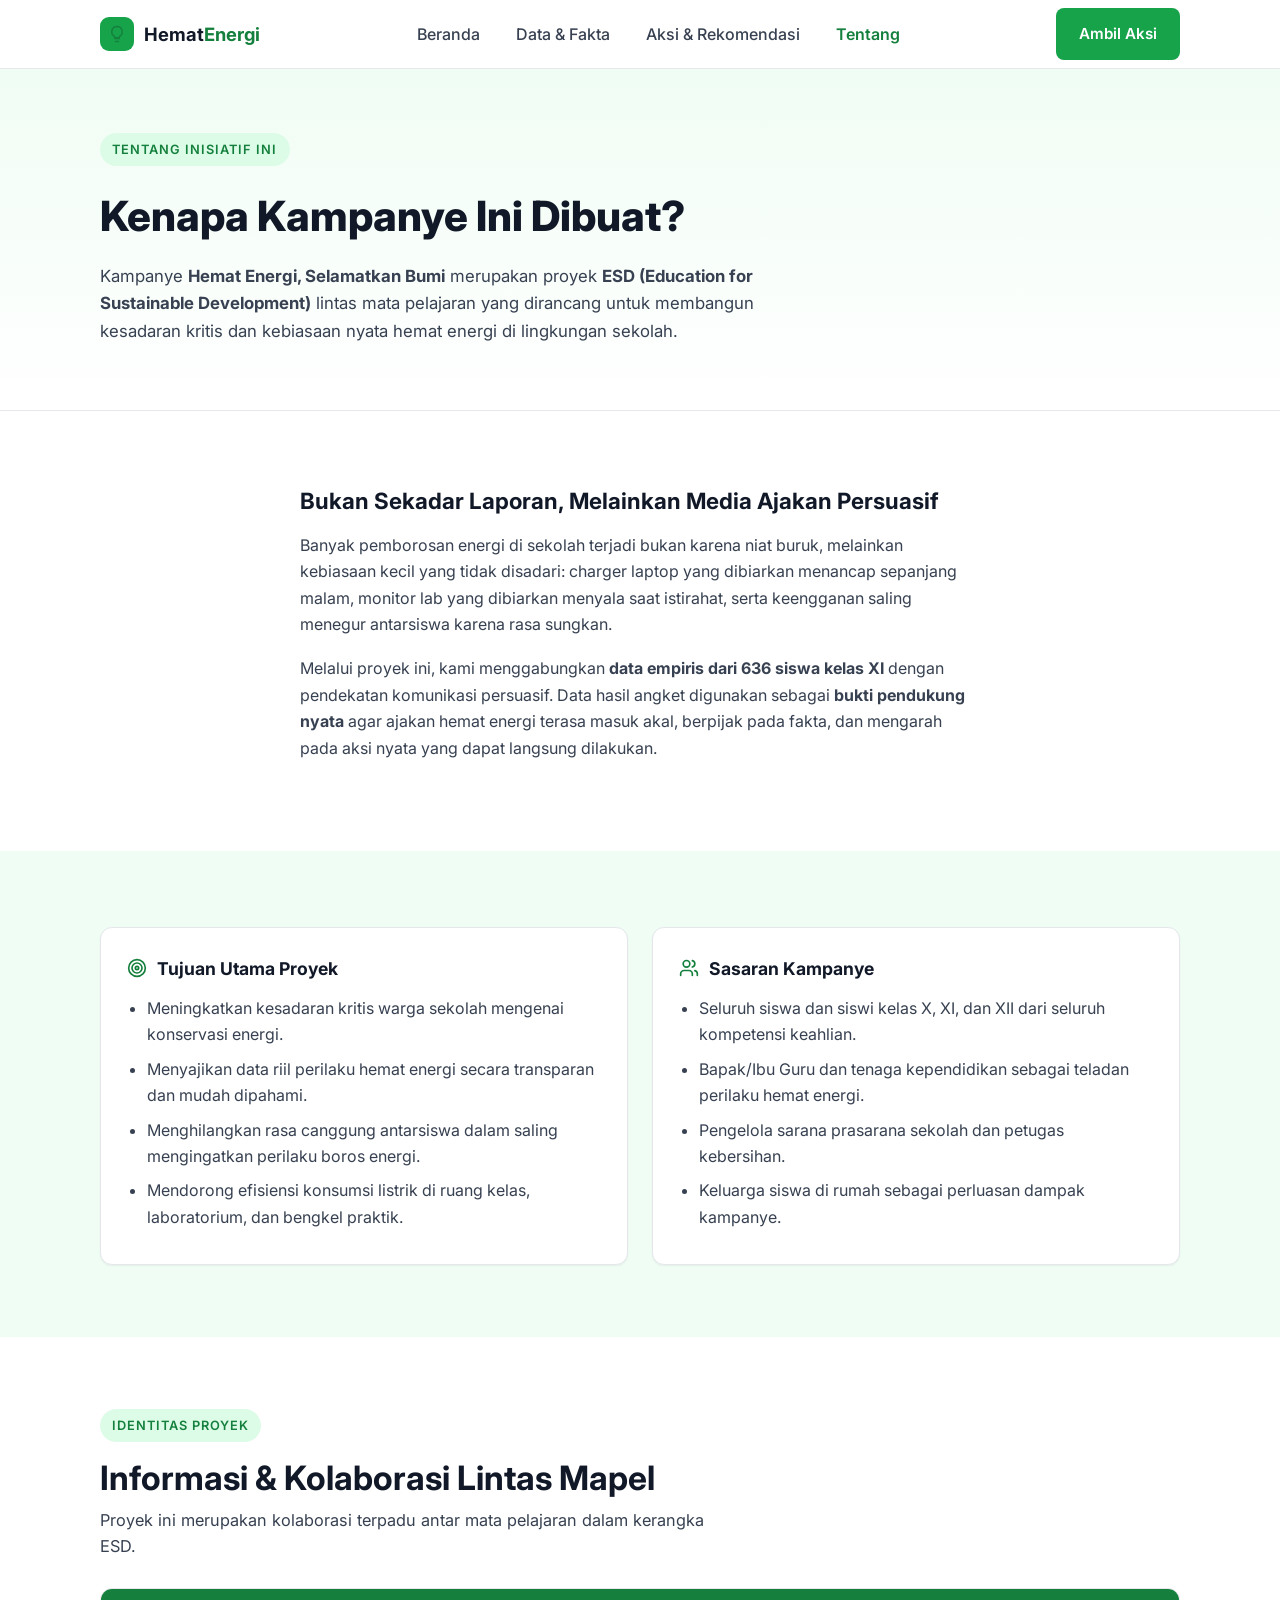
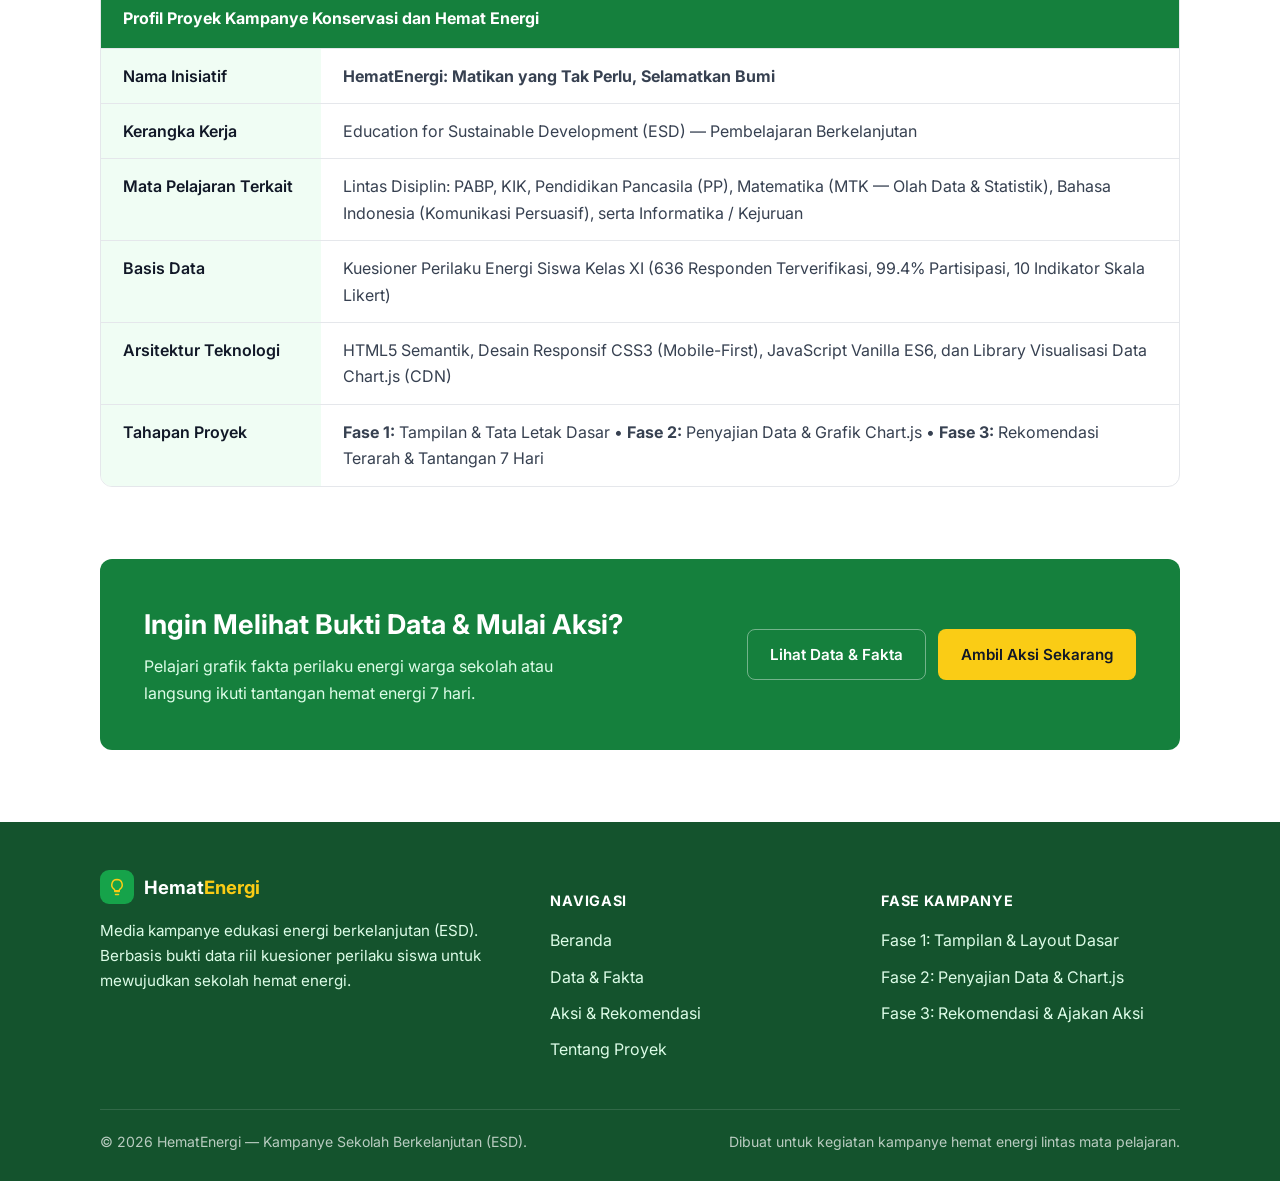
<file: tentang.html>
<!DOCTYPE html>
<html lang="id">
  <head>
    <meta charset="UTF-8" />
    <meta name="viewport" content="width=device-width, initial-scale=1.0" />
    <title>Tentang — Hemat Energi, Selamatkan Bumi</title>
    <meta
      name="description"
      content="Tentang kampanye Hemat Energi, Selamatkan Bumi: latar belakang proyek ESD, mata pelajaran lintas disiplin, tujuan, dan identitas proyek sekolah."
    />
    <meta name="theme-color" content="#15803d" />
    <link rel="preconnect" href="https://fonts.googleapis.com" />
    <link rel="preconnect" href="https://fonts.gstatic.com" crossorigin />
    <link
      href="https://fonts.googleapis.com/css2?family=Inter:wght@400;500;600;700;800&display=swap"
      rel="stylesheet"
    />
    <link rel="stylesheet" href="css/style.css" />
  </head>
  <body>
    <!-- ===================== NAVBAR ===================== -->
    <header class="navbar">
      <div class="container navbar__inner">
        <a class="brand" href="index.html" aria-label="HematEnergi - Beranda">
          <span class="brand__mark" aria-hidden="true">
            <svg viewBox="0 0 24 24" fill="none" stroke="currentColor" stroke-width="2" stroke-linecap="round" stroke-linejoin="round">
              <path d="M9 18h6" />
              <path d="M10 22h4" />
              <path d="M12 2a7 7 0 0 0-4 12.7c.6.5 1 1.3 1 2.1V17h6v-.2c0-.8.4-1.6 1-2.1A7 7 0 0 0 12 2Z" />
            </svg>
          </span>
          <strong>Hemat<span>Energi</span></strong>
        </a>

        <nav aria-label="Navigasi utama">
          <ul class="nav-links" id="navLinks">
            <li><a href="index.html">Beranda</a></li>
            <li><a href="data.html">Data &amp; Fakta</a></li>
            <li><a href="aksi.html">Aksi &amp; Rekomendasi</a></li>
            <li><a href="tentang.html" class="is-active">Tentang</a></li>
          </ul>
        </nav>

        <div class="nav-actions">
          <a href="aksi.html" class="btn btn--primary">Ambil Aksi</a>
          <button
            class="nav-toggle"
            aria-label="Buka menu navigasi"
            aria-controls="navLinks"
            aria-expanded="false"
          >
            <span></span>
            <span></span>
            <span></span>
          </button>
        </div>
      </div>
    </header>

    <main>
      <!-- ===================== PAGE HEADER ===================== -->
      <section class="page-header">
        <div class="container reveal">
          <span class="eyebrow">Tentang Inisiatif Ini</span>
          <h1>Kenapa Kampanye Ini Dibuat?</h1>
          <p>
            Kampanye <strong>Hemat Energi, Selamatkan Bumi</strong> merupakan proyek 
            <strong>ESD (Education for Sustainable Development)</strong> lintas mata pelajaran 
            yang dirancang untuk membangun kesadaran kritis dan kebiasaan nyata hemat energi di lingkungan sekolah.
          </p>
        </div>
      </section>

      <!-- ===================== DESKRIPSI ===================== -->
      <section class="section">
        <div class="container prose reveal" style="max-width: 72ch;">
          <h2>Bukan Sekadar Laporan, Melainkan Media Ajakan Persuasif</h2>
          <p>
            Banyak pemborosan energi di sekolah terjadi bukan karena niat buruk, melainkan kebiasaan kecil 
            yang tidak disadari: charger laptop yang dibiarkan menancap sepanjang malam, monitor lab 
            yang dibiarkan menyala saat istirahat, serta keengganan saling menegur antarsiswa karena rasa sungkan.
          </p>
          <p>
            Melalui proyek ini, kami menggabungkan <strong>data empiris dari 636 siswa kelas XI</strong> 
            dengan pendekatan komunikasi persuasif. Data hasil angket digunakan sebagai 
            <strong>bukti pendukung nyata</strong> agar ajakan hemat energi terasa masuk akal, 
            berpijak pada fakta, dan mengarah pada aksi nyata yang dapat langsung dilakukan.
          </p>
        </div>
      </section>

      <!-- ===================== TUJUAN & SASARAN ===================== -->
      <section class="section section--muted" style="padding-top: 0;">
        <div class="container" style="padding-top: 64px;">
          <div class="about__grid">
            <div class="panel reveal">
              <h3>
                <svg viewBox="0 0 24 24" fill="none" stroke="currentColor" stroke-width="2" stroke-linecap="round" stroke-linejoin="round" aria-hidden="true">
                  <circle cx="12" cy="12" r="10" />
                  <circle cx="12" cy="12" r="6" />
                  <circle cx="12" cy="12" r="2" />
                </svg>
                Tujuan Utama Proyek
              </h3>
              <ul>
                <li>Meningkatkan kesadaran kritis warga sekolah mengenai konservasi energi.</li>
                <li>Menyajikan data riil perilaku hemat energi secara transparan dan mudah dipahami.</li>
                <li>Menghilangkan rasa canggung antarsiswa dalam saling mengingatkan perilaku boros energi.</li>
                <li>Mendorong efisiensi konsumsi listrik di ruang kelas, laboratorium, dan bengkel praktik.</li>
              </ul>
            </div>

            <div class="panel reveal">
              <h3>
                <svg viewBox="0 0 24 24" fill="none" stroke="currentColor" stroke-width="2" stroke-linecap="round" stroke-linejoin="round" aria-hidden="true">
                  <path d="M16 21v-2a4 4 0 0 0-4-4H6a4 4 0 0 0-4 4v2" />
                  <circle cx="9" cy="7" r="4" />
                  <path d="M22 21v-2a4 4 0 0 0-3-3.87" />
                  <path d="M16 3.13a4 4 0 0 1 0 7.75" />
                </svg>
                Sasaran Kampanye
              </h3>
              <ul>
                <li>Seluruh siswa dan siswi kelas X, XI, dan XII dari seluruh kompetensi keahlian.</li>
                <li>Bapak/Ibu Guru dan tenaga kependidikan sebagai teladan perilaku hemat energi.</li>
                <li>Pengelola sarana prasarana sekolah dan petugas kebersihan.</li>
                <li>Keluarga siswa di rumah sebagai perluasan dampak kampanye.</li>
              </ul>
            </div>
          </div>
        </div>
      </section>

      <!-- ===================== IDENTITAS PROYEK SISWA ===================== -->
      <section class="section">
        <div class="container">
          <div class="reveal" style="max-width: 65ch; margin-bottom: 24px;">
            <span class="eyebrow">Identitas Proyek</span>
            <h2 class="section-title">Informasi &amp; Kolaborasi Lintas Mapel</h2>
            <p class="section-text" style="margin-top: 8px;">
              Proyek ini merupakan kolaborasi terpadu antar mata pelajaran dalam kerangka ESD.
            </p>
          </div>

          <div class="identity reveal">
            <div class="identity__head">
              Profil Proyek Kampanye Konservasi dan Hemat Energi
            </div>
            <dl>
              <dt>Nama Inisiatif</dt>
              <dd><strong>HematEnergi: Matikan yang Tak Perlu, Selamatkan Bumi</strong></dd>

              <dt>Kerangka Kerja</dt>
              <dd>Education for Sustainable Development (ESD) &mdash; Pembelajaran Berkelanjutan</dd>

              <dt>Mata Pelajaran Terkait</dt>
              <dd>
                Lintas Disiplin: PABP, KIK, Pendidikan Pancasila (PP), Matematika (MTK — Olah Data &amp; Statistik), Bahasa Indonesia (Komunikasi Persuasif), serta Informatika / Kejuruan
              </dd>

              <dt>Basis Data</dt>
              <dd>
                Kuesioner Perilaku Energi Siswa Kelas XI (636 Responden Terverifikasi, 99.4% Partisipasi, 10 Indikator Skala Likert)
              </dd>

              <dt>Arsitektur Teknologi</dt>
              <dd>
                HTML5 Semantik, Desain Responsif CSS3 (Mobile-First), JavaScript Vanilla ES6, dan Library Visualisasi Data Chart.js (CDN)
              </dd>

              <dt>Tahapan Proyek</dt>
              <dd>
                <strong>Fase 1:</strong> Tampilan &amp; Tata Letak Dasar &bull; 
                <strong>Fase 2:</strong> Penyajian Data &amp; Grafik Chart.js &bull; 
                <strong>Fase 3:</strong> Rekomendasi Terarah &amp; Tantangan 7 Hari
              </dd>
            </dl>
          </div>
        </div>
      </section>

      <!-- ===================== CTA ===================== -->
      <section class="section" style="padding-top: 0;">
        <div class="container">
          <div class="cta reveal">
            <div>
              <h2>Ingin Melihat Bukti Data &amp; Mulai Aksi?</h2>
              <p>
                Pelajari grafik fakta perilaku energi warga sekolah atau langsung ikuti tantangan hemat energi 7 hari.
              </p>
            </div>
            <div style="display: flex; gap: 12px; flex-wrap: wrap;">
              <a href="data.html" class="btn btn--ghost" style="color: var(--white); border-color: rgba(255,255,255,0.4);">
                Lihat Data &amp; Fakta
              </a>
              <a href="aksi.html" class="btn btn--accent">
                Ambil Aksi Sekarang
              </a>
            </div>
          </div>
        </div>
      </section>
    </main>

    <!-- ===================== FOOTER ===================== -->
    <footer class="footer">
      <div class="container">
        <div class="footer__grid">
          <div>
            <a class="brand" href="index.html">
              <span class="brand__mark" aria-hidden="true">
                <svg viewBox="0 0 24 24" fill="none" stroke="currentColor" stroke-width="2" stroke-linecap="round" stroke-linejoin="round">
                  <path d="M9 18h6" /><path d="M10 22h4" />
                  <path d="M12 2a7 7 0 0 0-4 12.7c.6.5 1 1.3 1 2.1V17h6v-.2c0-.8.4-1.6 1-2.1A7 7 0 0 0 12 2Z" />
                </svg>
              </span>
              <strong>Hemat<span>Energi</span></strong>
            </a>
            <p class="footer__about">
              Media kampanye edukasi energi berkelanjutan (ESD). Berbasis bukti data riil 
              kuesioner perilaku siswa untuk mewujudkan sekolah hemat energi.
            </p>
          </div>

          <div>
            <h4>Navigasi</h4>
            <ul>
              <li><a href="index.html">Beranda</a></li>
              <li><a href="data.html">Data &amp; Fakta</a></li>
              <li><a href="aksi.html">Aksi &amp; Rekomendasi</a></li>
              <li><a href="tentang.html">Tentang Proyek</a></li>
            </ul>
          </div>

          <div>
            <h4>Fase Kampanye</h4>
            <ul>
              <li>Fase 1: Tampilan &amp; Layout Dasar</li>
              <li>Fase 2: Penyajian Data &amp; Chart.js</li>
              <li>Fase 3: Rekomendasi &amp; Ajakan Aksi</li>
            </ul>
          </div>
        </div>

        <div class="footer__bottom">
          <span>&copy; <span data-year>2026</span> HematEnergi — Kampanye Sekolah Berkelanjutan (ESD).</span>
          <span>Dibuat untuk kegiatan kampanye hemat energi lintas mata pelajaran.</span>
        </div>
      </div>
    </footer>

    <script src="js/script.js"></script>
  </body>
</html>
</file>
<file: css/style.css>
/* =========================================================
   Hemat Energi, Selamatkan Bumi — Fase 1
   Stylesheet utama
   ========================================================= */

/* ---------- Design Tokens ---------- */
:root {
  --green-900: #14532d;
  --green-700: #15803d;
  --green-600: #16a34a;
  --green-100: #dcfce7;
  --green-50: #f0fdf4;

  --yellow-500: #eab308;
  --yellow-400: #facc15;
  --yellow-100: #fef9c3;

  --white: #ffffff;
  --ink-900: #111827;
  --ink-700: #374151;
  --ink-500: #6b7280;
  --line: #e5e7eb;

  --radius: 12px;
  --radius-sm: 8px;
  --shadow-sm: 0 1px 2px rgba(17, 24, 39, 0.06);
  --shadow-md: 0 6px 18px rgba(17, 24, 39, 0.08);

  --container: 1120px;
  --font: "Inter", system-ui, -apple-system, "Segoe UI", Roboto, Helvetica, Arial, sans-serif;
}

/* ---------- Reset ---------- */
*,
*::before,
*::after {
  box-sizing: border-box;
}

html {
  scroll-behavior: smooth;
}

body {
  margin: 0;
  font-family: var(--font);
  color: var(--ink-900);
  background-color: var(--white);
  line-height: 1.65;
  -webkit-font-smoothing: antialiased;
}

img {
  max-width: 100%;
  height: auto;
  display: block;
}

a {
  color: inherit;
  text-decoration: none;
}

h1,
h2,
h3,
p {
  margin: 0;
}

/* ---------- Layout Helpers ---------- */
.container {
  width: 100%;
  max-width: var(--container);
  margin-inline: auto;
  padding-inline: 20px;
}

.section {
  padding-block: 72px;
}

.section--muted {
  background-color: var(--green-50);
}

.eyebrow {
  display: inline-block;
  font-size: 0.8rem;
  font-weight: 600;
  letter-spacing: 0.08em;
  text-transform: uppercase;
  color: var(--green-700);
  background-color: var(--green-100);
  padding: 6px 12px;
  border-radius: 999px;
  margin-bottom: 16px;
}

.section-title {
  font-size: clamp(1.5rem, 3vw, 2.1rem);
  font-weight: 700;
  color: var(--ink-900);
  line-height: 1.2;
}

.section-text {
  color: var(--ink-700);
  font-size: 1.02rem;
  max-width: 62ch;
}

/* ---------- Buttons ---------- */
.btn {
  display: inline-flex;
  align-items: center;
  justify-content: center;
  gap: 8px;
  font-weight: 600;
  font-size: 0.95rem;
  padding: 12px 22px;
  border-radius: var(--radius-sm);
  border: 1px solid transparent;
  cursor: pointer;
  transition: background-color 0.2s ease, color 0.2s ease,
    border-color 0.2s ease, transform 0.15s ease;
}

.btn--primary {
  background-color: var(--green-600);
  color: var(--white);
}

.btn--primary:hover {
  background-color: var(--green-700);
  transform: translateY(-1px);
}

.btn--accent {
  background-color: var(--yellow-400);
  color: var(--ink-900);
}

.btn--accent:hover {
  background-color: var(--yellow-500);
  transform: translateY(-1px);
}

.btn--ghost {
  background-color: transparent;
  color: var(--green-700);
  border-color: var(--green-600);
}

.btn--ghost:hover {
  background-color: var(--green-50);
}

/* ---------- Navbar ---------- */
.navbar {
  position: sticky;
  top: 0;
  z-index: 50;
  background-color: rgba(255, 255, 255, 0.92);
  backdrop-filter: saturate(160%) blur(6px);
  border-bottom: 1px solid var(--line);
}

.navbar__inner {
  display: flex;
  align-items: center;
  justify-content: space-between;
  height: 68px;
}

.brand {
  display: flex;
  align-items: center;
  gap: 10px;
  font-weight: 700;
  font-size: 1.15rem;
  color: var(--ink-900);
}

.brand__mark {
  display: inline-flex;
  align-items: center;
  justify-content: center;
  width: 34px;
  height: 34px;
  border-radius: 9px;
  background-color: var(--green-600);
  color: var(--white);
}

.brand__mark svg {
  width: 18px;
  height: 18px;
}

.brand strong {
  font-weight: 700;
}
.brand span {
  color: var(--green-700);
}

.nav-links {
  display: flex;
  align-items: center;
  gap: 8px;
  list-style: none;
  margin: 0;
  padding: 0;
}

.nav-links a {
  display: inline-block;
  padding: 8px 14px;
  border-radius: var(--radius-sm);
  font-weight: 500;
  color: var(--ink-700);
  transition: color 0.2s ease, background-color 0.2s ease;
}

.nav-links a:hover {
  color: var(--green-700);
  background-color: var(--green-50);
}

.nav-links a.is-active {
  color: var(--green-700);
  font-weight: 600;
}

.nav-actions {
  display: flex;
  align-items: center;
  gap: 12px;
}

/* Hamburger */
.nav-toggle {
  display: none;
  flex-direction: column;
  justify-content: center;
  gap: 5px;
  width: 42px;
  height: 42px;
  border: 1px solid var(--line);
  border-radius: var(--radius-sm);
  background-color: var(--white);
  cursor: pointer;
}

.nav-toggle span {
  display: block;
  width: 20px;
  height: 2px;
  margin-inline: auto;
  background-color: var(--ink-900);
  transition: transform 0.25s ease, opacity 0.2s ease;
}

/* ---------- Hero ---------- */
.hero {
  padding-block: 80px;
  background: linear-gradient(180deg, var(--green-50) 0%, var(--white) 100%);
}

.hero__grid {
  display: grid;
  grid-template-columns: 1.05fr 0.95fr;
  gap: 48px;
  align-items: center;
}

.hero__title {
  font-size: clamp(2rem, 4.5vw, 3rem);
  font-weight: 800;
  line-height: 1.12;
  letter-spacing: -0.01em;
  color: var(--ink-900);
}

.hero__title em {
  font-style: normal;
  color: var(--green-700);
}

.hero__tagline {
  margin-top: 18px;
  font-size: 1.1rem;
  font-weight: 600;
  color: var(--green-700);
}

.hero__desc {
  margin-top: 14px;
  font-size: 1.05rem;
  color: var(--ink-700);
  max-width: 54ch;
}

.hero__actions {
  margin-top: 28px;
  display: flex;
  flex-wrap: wrap;
  gap: 14px;
}

.hero__media {
  position: relative;
}

.hero__media img {
  width: 100%;
  border-radius: var(--radius);
  box-shadow: var(--shadow-md);
  object-fit: cover;
  aspect-ratio: 4 / 3;
}

.hero__badge {
  position: absolute;
  left: 18px;
  bottom: 18px;
  display: flex;
  align-items: center;
  gap: 10px;
  background-color: var(--white);
  border: 1px solid var(--line);
  border-radius: var(--radius-sm);
  padding: 10px 14px;
  box-shadow: var(--shadow-sm);
  font-size: 0.9rem;
  font-weight: 600;
  color: var(--ink-900);
}

.hero__badge .dot {
  width: 10px;
  height: 10px;
  border-radius: 50%;
  background-color: var(--yellow-400);
}

/* ---------- Info / Why ---------- */
.info__grid {
  display: grid;
  grid-template-columns: 0.9fr 1.1fr;
  gap: 48px;
  align-items: center;
}

.info__media img {
  width: 100%;
  border-radius: var(--radius);
  box-shadow: var(--shadow-sm);
  object-fit: cover;
  aspect-ratio: 4 / 3;
}

.info__body .section-title {
  margin-bottom: 16px;
}

/* Simple value cards (perilaku, bukan data) */
.cards {
  display: grid;
  grid-template-columns: repeat(3, 1fr);
  gap: 20px;
  margin-top: 44px;
}

.card {
  background-color: var(--white);
  border: 1px solid var(--line);
  border-radius: var(--radius);
  padding: 24px;
  box-shadow: var(--shadow-sm);
  transition: transform 0.2s ease, box-shadow 0.2s ease;
}

.card:hover {
  transform: translateY(-3px);
  box-shadow: var(--shadow-md);
}

.card__icon {
  display: inline-flex;
  align-items: center;
  justify-content: center;
  width: 44px;
  height: 44px;
  border-radius: 10px;
  background-color: var(--green-100);
  color: var(--green-700);
  margin-bottom: 14px;
}

.card__icon svg {
  width: 22px;
  height: 22px;
}

.card h3 {
  font-size: 1.05rem;
  font-weight: 700;
  margin-bottom: 6px;
}

.card p {
  color: var(--ink-500);
  font-size: 0.95rem;
}

/* ---------- CTA strip ---------- */
.cta {
  background-color: var(--green-700);
  color: var(--white);
  border-radius: var(--radius);
  padding: 44px;
  display: flex;
  align-items: center;
  justify-content: space-between;
  gap: 24px;
  flex-wrap: wrap;
}

.cta h2 {
  font-size: clamp(1.3rem, 2.5vw, 1.7rem);
  font-weight: 700;
}

.cta p {
  color: var(--green-100);
  margin-top: 6px;
  max-width: 48ch;
}

/* ---------- Page header (Tentang) ---------- */
.page-header {
  background: linear-gradient(180deg, var(--green-50) 0%, var(--white) 100%);
  padding-block: 64px;
  border-bottom: 1px solid var(--line);
}

.page-header h1 {
  font-size: clamp(1.8rem, 4vw, 2.6rem);
  font-weight: 800;
  color: var(--ink-900);
}

.page-header p {
  margin-top: 12px;
  color: var(--ink-700);
  font-size: 1.05rem;
  max-width: 60ch;
}

/* ---------- About content ---------- */
.prose h2 {
  font-size: 1.4rem;
  font-weight: 700;
  margin-bottom: 12px;
  color: var(--ink-900);
}

.prose p {
  color: var(--ink-700);
  margin-bottom: 18px;
}

.about__grid {
  display: grid;
  grid-template-columns: repeat(2, 1fr);
  gap: 24px;
  margin-top: 12px;
}

.panel {
  background-color: var(--white);
  border: 1px solid var(--line);
  border-radius: var(--radius);
  padding: 26px;
  box-shadow: var(--shadow-sm);
}

.panel h3 {
  display: flex;
  align-items: center;
  gap: 10px;
  font-size: 1.1rem;
  font-weight: 700;
  margin-bottom: 12px;
}

.panel h3 svg {
  width: 20px;
  height: 20px;
  color: var(--green-700);
}

.panel ul {
  margin: 0;
  padding-left: 20px;
  color: var(--ink-700);
}

.panel ul li {
  margin-bottom: 8px;
}

/* Identity table */
.identity {
  margin-top: 28px;
  border: 1px solid var(--line);
  border-radius: var(--radius);
  overflow: hidden;
}

.identity__head {
  background-color: var(--green-700);
  color: var(--white);
  padding: 16px 22px;
  font-weight: 700;
}

.identity dl {
  margin: 0;
  display: grid;
  grid-template-columns: 220px 1fr;
}

.identity dt,
.identity dd {
  margin: 0;
  padding: 14px 22px;
  border-top: 1px solid var(--line);
}

.identity dt {
  font-weight: 600;
  color: var(--ink-900);
  background-color: var(--green-50);
}

.identity dd {
  color: var(--ink-700);
}

/* ---------- Footer ---------- */
.footer {
  background-color: var(--green-900);
  color: var(--green-100);
  padding-block: 48px 28px;
}

.footer__grid {
  display: grid;
  grid-template-columns: 1.4fr 1fr 1fr;
  gap: 32px;
}

.footer .brand {
  color: var(--white);
}

.footer .brand span {
  color: var(--yellow-400);
}

.footer__about {
  margin-top: 14px;
  color: var(--green-100);
  max-width: 42ch;
  font-size: 0.95rem;
}

.footer h4 {
  color: var(--white);
  font-size: 0.9rem;
  letter-spacing: 0.05em;
  text-transform: uppercase;
  margin-bottom: 14px;
}

.footer ul {
  list-style: none;
  margin: 0;
  padding: 0;
}

.footer ul li {
  margin-bottom: 10px;
}

.footer ul a {
  color: var(--green-100);
  transition: color 0.2s ease;
}

.footer ul a:hover {
  color: var(--yellow-400);
}

.footer__bottom {
  margin-top: 36px;
  padding-top: 20px;
  border-top: 1px solid rgba(255, 255, 255, 0.12);
  display: flex;
  align-items: center;
  justify-content: space-between;
  gap: 12px;
  flex-wrap: wrap;
  font-size: 0.88rem;
  color: rgba(255, 255, 255, 0.7);
}

/* ---------- Subtle reveal animation ---------- */
.reveal {
  opacity: 0;
  transform: translateY(16px);
  transition: opacity 0.6s ease, transform 0.6s ease;
}

.reveal.is-visible {
  opacity: 1;
  transform: none;
}

@media (prefers-reduced-motion: reduce) {
  html {
    scroll-behavior: auto;
  }
  .reveal {
    opacity: 1;
    transform: none;
    transition: none;
  }
}

/* =========================================================
   Responsive
   ========================================================= */
@media (max-width: 900px) {
  .hero__grid,
  .info__grid {
    grid-template-columns: 1fr;
    gap: 36px;
  }

  .info__media {
    order: -1;
  }

  .cards {
    grid-template-columns: 1fr 1fr;
  }

  .footer__grid {
    grid-template-columns: 1fr 1fr;
  }
}

@media (max-width: 720px) {
  .nav-toggle {
    display: flex;
  }

  .nav-links {
    position: absolute;
    top: 68px;
    left: 0;
    right: 0;
    flex-direction: column;
    align-items: stretch;
    gap: 4px;
    background-color: var(--white);
    border-bottom: 1px solid var(--line);
    padding: 12px 20px 18px;
    box-shadow: var(--shadow-md);
    display: none;
  }

  .nav-links.is-open {
    display: flex;
  }

  .nav-links a {
    padding: 12px 14px;
  }

  /* Keep CTA button visible in navbar but hide on very small screens */
  .nav-actions .btn {
    padding: 10px 16px;
    font-size: 0.9rem;
  }
}

@media (max-width: 560px) {
  .section {
    padding-block: 52px;
  }

  .cards,
  .about__grid,
  .footer__grid {
    grid-template-columns: 1fr;
  }

  .identity dl {
    grid-template-columns: 1fr;
  }

  .identity dt {
    border-top: 1px solid var(--line);
  }

  .identity dd {
    border-top: none;
    padding-top: 4px;
  }

  .cta {
    padding: 28px;
  }

  .hero__actions {
    width: 100%;
  }

  .hero__actions .btn {
    flex: 1 1 auto;
  }
}

/* =========================================================
   Fase 2 & Fase 3 — Komponen Data, Fakta, & Aksi Rekomendasi
   ========================================================= */

/* ---------- Alur Kampanye Indicator ---------- */
.campaign-flow {
  display: grid;
  grid-template-columns: repeat(3, 1fr);
  gap: 16px;
  margin-bottom: 40px;
}

.flow-step {
  display: flex;
  align-items: center;
  gap: 12px;
  padding: 14px 18px;
  background-color: var(--white);
  border: 1px solid var(--line);
  border-radius: var(--radius-sm);
  color: var(--ink-700);
  font-size: 0.92rem;
  font-weight: 500;
  transition: all 0.2s ease;
}

.flow-step.is-current {
  background-color: var(--green-50);
  border-color: var(--green-600);
  color: var(--green-900);
  font-weight: 700;
  box-shadow: var(--shadow-sm);
}

.flow-step__num {
  display: inline-flex;
  align-items: center;
  justify-content: center;
  width: 28px;
  height: 28px;
  border-radius: 50%;
  background-color: var(--green-100);
  color: var(--green-700);
  font-size: 0.85rem;
  font-weight: 700;
  flex-shrink: 0;
}

.flow-step.is-current .flow-step__num {
  background-color: var(--green-600);
  color: var(--white);
}

/* ---------- Stat Cards (Fase 2) ---------- */
.stat-grid {
  display: grid;
  grid-template-columns: repeat(4, 1fr);
  gap: 20px;
  margin-bottom: 48px;
}

.stat-card {
  background-color: var(--white);
  border: 1px solid var(--line);
  border-radius: var(--radius);
  padding: 24px;
  box-shadow: var(--shadow-sm);
  position: relative;
  overflow: hidden;
  transition: transform 0.2s ease, box-shadow 0.2s ease;
}

.stat-card::before {
  content: "";
  position: absolute;
  top: 0;
  left: 0;
  right: 0;
  height: 4px;
  background-color: var(--green-600);
}

.stat-card--accent::before {
  background-color: var(--yellow-400);
}

.stat-card:hover {
  transform: translateY(-2px);
  box-shadow: var(--shadow-md);
}

.stat-card__label {
  font-size: 0.88rem;
  font-weight: 600;
  color: var(--ink-500);
  text-transform: uppercase;
  letter-spacing: 0.04em;
  margin-bottom: 8px;
}

.stat-card__value {
  font-size: clamp(2rem, 3.5vw, 2.5rem);
  font-weight: 800;
  color: var(--ink-900);
  line-height: 1.1;
  margin-bottom: 8px;
}

.stat-card__desc {
  font-size: 0.88rem;
  color: var(--ink-700);
}

/* ---------- Chart Grid & Wrappers (Fase 2) ---------- */
.chart-grid {
  display: grid;
  grid-template-columns: repeat(2, 1fr);
  gap: 28px;
  margin-bottom: 36px;
}

.chart-grid--full {
  grid-template-columns: 1fr;
}

.chart-card {
  background-color: var(--white);
  border: 1px solid var(--line);
  border-radius: var(--radius);
  padding: 26px;
  box-shadow: var(--shadow-sm);
  display: flex;
  flex-direction: column;
}

.chart-card__header {
  margin-bottom: 20px;
}

.chart-card__header h3 {
  font-size: 1.2rem;
  font-weight: 700;
  color: var(--ink-900);
  margin-bottom: 4px;
}

.chart-card__header p {
  font-size: 0.92rem;
  color: var(--ink-500);
}

.chart-wrapper {
  position: relative;
  width: 100%;
  min-height: 300px;
  max-height: 380px;
  flex: 1;
  display: flex;
  align-items: center;
  justify-content: center;
}

.chart-wrapper--tall {
  min-height: 380px;
  max-height: 480px;
}

.chart-caption {
  margin-top: 20px;
  padding: 14px 18px;
  background-color: var(--green-50);
  border-left: 4px solid var(--green-600);
  border-radius: 0 var(--radius-sm) var(--radius-sm) 0;
  font-size: 0.92rem;
  color: var(--ink-700);
  line-height: 1.55;
  display: flex;
  align-items: flex-start;
  gap: 12px;
}

.chart-caption--warning {
  background-color: #fffbeb;
  border-left-color: var(--yellow-500);
}

.chart-caption svg {
  width: 20px;
  height: 20px;
  flex-shrink: 0;
  color: var(--green-700);
  margin-top: 2px;
}

.chart-caption--warning svg {
  color: #b45309;
}

/* ---------- Badges ---------- */
.badge {
  display: inline-flex;
  align-items: center;
  gap: 6px;
  padding: 4px 10px;
  border-radius: 999px;
  font-size: 0.78rem;
  font-weight: 600;
  line-height: 1;
}

.badge--green {
  background-color: var(--green-100);
  color: var(--green-900);
}

.badge--yellow {
  background-color: var(--yellow-100);
  color: #854d0e;
}

.badge--amber {
  background-color: #fef3c7;
  color: #92400e;
}

.badge--blue {
  background-color: #dbeafe;
  color: #1e40af;
}

/* ---------- Data Table (Fase 2) ---------- */
.table-container {
  background-color: var(--white);
  border: 1px solid var(--line);
  border-radius: var(--radius);
  overflow: hidden;
  box-shadow: var(--shadow-sm);
  margin-top: 28px;
}

.table-header {
  padding: 20px 24px;
  border-bottom: 1px solid var(--line);
  display: flex;
  align-items: center;
  justify-content: space-between;
  flex-wrap: wrap;
  gap: 12px;
}

.table-header h3 {
  font-size: 1.15rem;
  font-weight: 700;
}

.table-responsive {
  width: 100%;
  overflow-x: auto;
}

.data-table {
  width: 100%;
  border-collapse: collapse;
  text-align: left;
  font-size: 0.92rem;
}

.data-table th,
.data-table td {
  padding: 14px 20px;
  border-bottom: 1px solid var(--line);
}

.data-table th {
  background-color: var(--green-50);
  font-weight: 700;
  color: var(--ink-900);
  white-space: nowrap;
}

.data-table tbody tr:hover {
  background-color: rgba(240, 253, 244, 0.4);
}

.data-table tbody tr:last-child td {
  border-bottom: none;
}

.data-table .code-cell {
  font-weight: 700;
  color: var(--green-700);
  white-space: nowrap;
}

.data-table .score-cell {
  font-weight: 700;
  color: var(--ink-900);
}

/* ---------- Filter Tabs (Fase 2) ---------- */
.tabs {
  display: inline-flex;
  gap: 6px;
  background-color: var(--green-50);
  padding: 6px;
  border-radius: var(--radius-sm);
  border: 1px solid var(--line);
  margin-bottom: 24px;
}

.tab-btn {
  padding: 8px 16px;
  border-radius: 6px;
  border: none;
  background: transparent;
  font-size: 0.9rem;
  font-weight: 600;
  color: var(--ink-700);
  cursor: pointer;
  transition: all 0.2s ease;
}

.tab-btn:hover {
  color: var(--green-700);
}

.tab-btn.is-active {
  background-color: var(--white);
  color: var(--green-700);
  box-shadow: var(--shadow-sm);
}

/* ---------- Rekomendasi Konkret (Fase 3) ---------- */
.rec-list {
  display: flex;
  flex-direction: column;
  gap: 24px;
  margin-top: 36px;
}

.rec-card {
  background-color: var(--white);
  border: 1px solid var(--line);
  border-radius: var(--radius);
  padding: 28px;
  box-shadow: var(--shadow-sm);
  display: grid;
  grid-template-columns: auto 1fr;
  gap: 24px;
  transition: transform 0.2s ease, box-shadow 0.2s ease;
}

.rec-card:hover {
  transform: translateY(-2px);
  box-shadow: var(--shadow-md);
}

.rec-card__num {
  width: 44px;
  height: 44px;
  border-radius: 12px;
  background-color: var(--green-600);
  color: var(--white);
  display: flex;
  align-items: center;
  justify-content: center;
  font-size: 1.25rem;
  font-weight: 800;
  flex-shrink: 0;
}

.rec-card__content h3 {
  font-size: 1.2rem;
  font-weight: 700;
  color: var(--ink-900);
  margin-bottom: 8px;
}

.rec-card__meta {
  display: flex;
  flex-wrap: wrap;
  align-items: center;
  gap: 10px;
  margin-bottom: 14px;
}

.rec-card__data-evidence {
  padding: 10px 14px;
  background-color: var(--yellow-100);
  border-radius: var(--radius-sm);
  font-size: 0.88rem;
  color: #713f12;
  margin-bottom: 16px;
  line-height: 1.5;
}

.rec-card__data-evidence strong {
  color: #451a03;
}

.rec-card__actions {
  margin: 0;
  padding-left: 20px;
  color: var(--ink-700);
  font-size: 0.95rem;
}

.rec-card__actions li {
  margin-bottom: 8px;
}

.rec-card__impact {
  margin-top: 14px;
  padding-top: 12px;
  border-top: 1px dashed var(--line);
  font-size: 0.88rem;
  color: var(--green-700);
  font-weight: 600;
  display: flex;
  align-items: center;
  gap: 6px;
}

/* ---------- Interactive Challenge (Fase 3) ---------- */
.challenge-box {
  background-color: var(--white);
  border: 1px solid var(--line);
  border-radius: var(--radius);
  padding: 32px;
  box-shadow: var(--shadow-sm);
  margin-top: 40px;
}

.challenge-box__header {
  display: flex;
  justify-content: space-between;
  align-items: center;
  flex-wrap: wrap;
  gap: 16px;
  margin-bottom: 24px;
}

.challenge-progress {
  width: 100%;
  margin-bottom: 28px;
}

.challenge-progress__info {
  display: flex;
  justify-content: space-between;
  font-size: 0.9rem;
  font-weight: 600;
  margin-bottom: 8px;
  color: var(--ink-700);
}

.challenge-progress__bar {
  width: 100%;
  height: 12px;
  background-color: var(--line);
  border-radius: 999px;
  overflow: hidden;
}

.challenge-progress__fill {
  height: 100%;
  background-color: var(--green-600);
  width: 0%;
  transition: width 0.3s ease;
  border-radius: 999px;
}

.challenge-list {
  display: grid;
  grid-template-columns: 1fr;
  gap: 14px;
}

.challenge-item {
  display: flex;
  align-items: flex-start;
  gap: 14px;
  padding: 16px;
  border: 1px solid var(--line);
  border-radius: var(--radius-sm);
  background-color: var(--white);
  cursor: pointer;
  transition: all 0.2s ease;
  user-select: none;
}

.challenge-item:hover {
  background-color: var(--green-50);
  border-color: var(--green-600);
}

.challenge-item.is-completed {
  background-color: var(--green-50);
  border-color: var(--green-600);
}

.challenge-item input[type="checkbox"] {
  width: 20px;
  height: 20px;
  margin-top: 3px;
  accent-color: var(--green-600);
  cursor: pointer;
}

.challenge-item__body {
  flex: 1;
}

.challenge-item__day {
  font-size: 0.78rem;
  font-weight: 700;
  text-transform: uppercase;
  color: var(--green-700);
  letter-spacing: 0.05em;
  margin-bottom: 2px;
}

.challenge-item__title {
  font-size: 1rem;
  font-weight: 700;
  color: var(--ink-900);
  margin-bottom: 4px;
}

.challenge-item.is-completed .challenge-item__title {
  text-decoration: line-through;
  color: var(--ink-500);
}

.challenge-item__desc {
  font-size: 0.9rem;
  color: var(--ink-500);
}

/* ---------- Digital Commitment Pledge (Fase 3) ---------- */
.pledge-grid {
  display: grid;
  grid-template-columns: 1fr 1fr;
  gap: 32px;
  align-items: start;
  margin-top: 36px;
}

.pledge-form {
  background-color: var(--white);
  border: 1px solid var(--line);
  border-radius: var(--radius);
  padding: 28px;
  box-shadow: var(--shadow-sm);
}

.form-group {
  margin-bottom: 18px;
}

.form-group label {
  display: block;
  font-size: 0.92rem;
  font-weight: 600;
  color: var(--ink-900);
  margin-bottom: 8px;
}

.form-control {
  width: 100%;
  padding: 12px 14px;
  border: 1px solid var(--line);
  border-radius: var(--radius-sm);
  font-family: var(--font);
  font-size: 0.95rem;
  transition: border-color 0.2s ease;
}

.form-control:focus {
  outline: none;
  border-color: var(--green-600);
  box-shadow: 0 0 0 3px rgba(22, 163, 74, 0.15);
}

.checkbox-options {
  display: flex;
  flex-direction: column;
  gap: 10px;
}

.checkbox-option {
  display: flex;
  align-items: center;
  gap: 10px;
  font-size: 0.92rem;
  color: var(--ink-700);
  cursor: pointer;
}

.checkbox-option input {
  accent-color: var(--green-600);
  width: 17px;
  height: 17px;
}

/* Rendered Pledge Card */
.pledge-card {
  background: linear-gradient(135deg, var(--green-900) 0%, var(--green-700) 100%);
  color: var(--white);
  border-radius: var(--radius);
  padding: 32px;
  box-shadow: var(--shadow-md);
  position: relative;
  overflow: hidden;
}

.pledge-card::after {
  content: "";
  position: absolute;
  top: -40px;
  right: -40px;
  width: 160px;
  height: 160px;
  border-radius: 50%;
  background: rgba(255, 255, 255, 0.05);
  pointer-events: none;
}

.pledge-card__header {
  display: flex;
  justify-content: space-between;
  align-items: center;
  border-bottom: 1px solid rgba(255, 255, 255, 0.18);
  padding-bottom: 16px;
  margin-bottom: 20px;
}

.pledge-card__badge {
  background-color: var(--yellow-400);
  color: var(--ink-900);
  font-size: 0.78rem;
  font-weight: 700;
  text-transform: uppercase;
  padding: 4px 10px;
  border-radius: 999px;
  letter-spacing: 0.04em;
}

.pledge-card__name {
  font-size: 1.6rem;
  font-weight: 800;
  color: var(--yellow-400);
  margin-bottom: 4px;
}

.pledge-card__identity {
  font-size: 0.92rem;
  color: var(--green-100);
  margin-bottom: 20px;
}

.pledge-card__text {
  font-size: 1rem;
  line-height: 1.6;
  color: var(--white);
  margin-bottom: 24px;
}

.pledge-card__actions-list {
  background: rgba(0, 0, 0, 0.15);
  padding: 16px 20px;
  border-radius: var(--radius-sm);
  margin-bottom: 20px;
}

.pledge-card__actions-list ul {
  margin: 0;
  padding-left: 18px;
  font-size: 0.9rem;
  color: var(--green-100);
}

.pledge-card__actions-list li {
  margin-bottom: 6px;
}

.pledge-card__footer {
  display: flex;
  justify-content: space-between;
  align-items: center;
  font-size: 0.8rem;
  color: rgba(255, 255, 255, 0.7);
  border-top: 1px solid rgba(255, 255, 255, 0.15);
  padding-top: 14px;
}

/* ---------- Tips Matrix Grid ---------- */
.tips-grid {
  display: grid;
  grid-template-columns: repeat(3, 1fr);
  gap: 24px;
  margin-top: 36px;
}

.tip-card {
  background-color: var(--white);
  border: 1px solid var(--line);
  border-radius: var(--radius);
  padding: 24px;
  box-shadow: var(--shadow-sm);
}

.tip-card__icon {
  width: 44px;
  height: 44px;
  border-radius: 10px;
  background-color: var(--green-100);
  color: var(--green-700);
  display: flex;
  align-items: center;
  justify-content: center;
  margin-bottom: 16px;
}

.tip-card h3 {
  font-size: 1.1rem;
  font-weight: 700;
  margin-bottom: 12px;
}

.tip-card ul {
  margin: 0;
  padding-left: 20px;
  font-size: 0.92rem;
  color: var(--ink-700);
}

.tip-card li {
  margin-bottom: 8px;
}

/* ---------- Callout Box ---------- */
.callout {
  background-color: var(--green-50);
  border: 1px solid var(--green-100);
  border-radius: var(--radius);
  padding: 24px;
  margin-top: 28px;
  display: flex;
  align-items: flex-start;
  gap: 16px;
}

.callout svg {
  width: 24px;
  height: 24px;
  color: var(--green-700);
  flex-shrink: 0;
}

.callout h4 {
  font-size: 1rem;
  font-weight: 700;
  color: var(--green-900);
  margin-bottom: 4px;
}

.callout p {
  font-size: 0.92rem;
  color: var(--ink-700);
  margin: 0;
}

/* ---------- Responsive for Fase 2 & 3 ---------- */
@media (max-width: 992px) {
  .stat-grid {
    grid-template-columns: repeat(2, 1fr);
  }

  .chart-grid {
    grid-template-columns: 1fr;
  }

  .pledge-grid {
    grid-template-columns: 1fr;
  }

  .tips-grid {
    grid-template-columns: 1fr;
  }

  .campaign-flow {
    grid-template-columns: 1fr;
    gap: 8px;
  }
}

@media (max-width: 640px) {
  .stat-grid {
    grid-template-columns: 1fr;
  }

  .rec-card {
    grid-template-columns: 1fr;
    gap: 16px;
  }

  .rec-card__num {
    width: 36px;
    height: 36px;
    font-size: 1.1rem;
  }

  .chart-wrapper {
    min-height: 260px;
  }

  .chart-card {
    padding: 18px;
  }

  .challenge-box {
    padding: 20px;
  }
}
</file>
